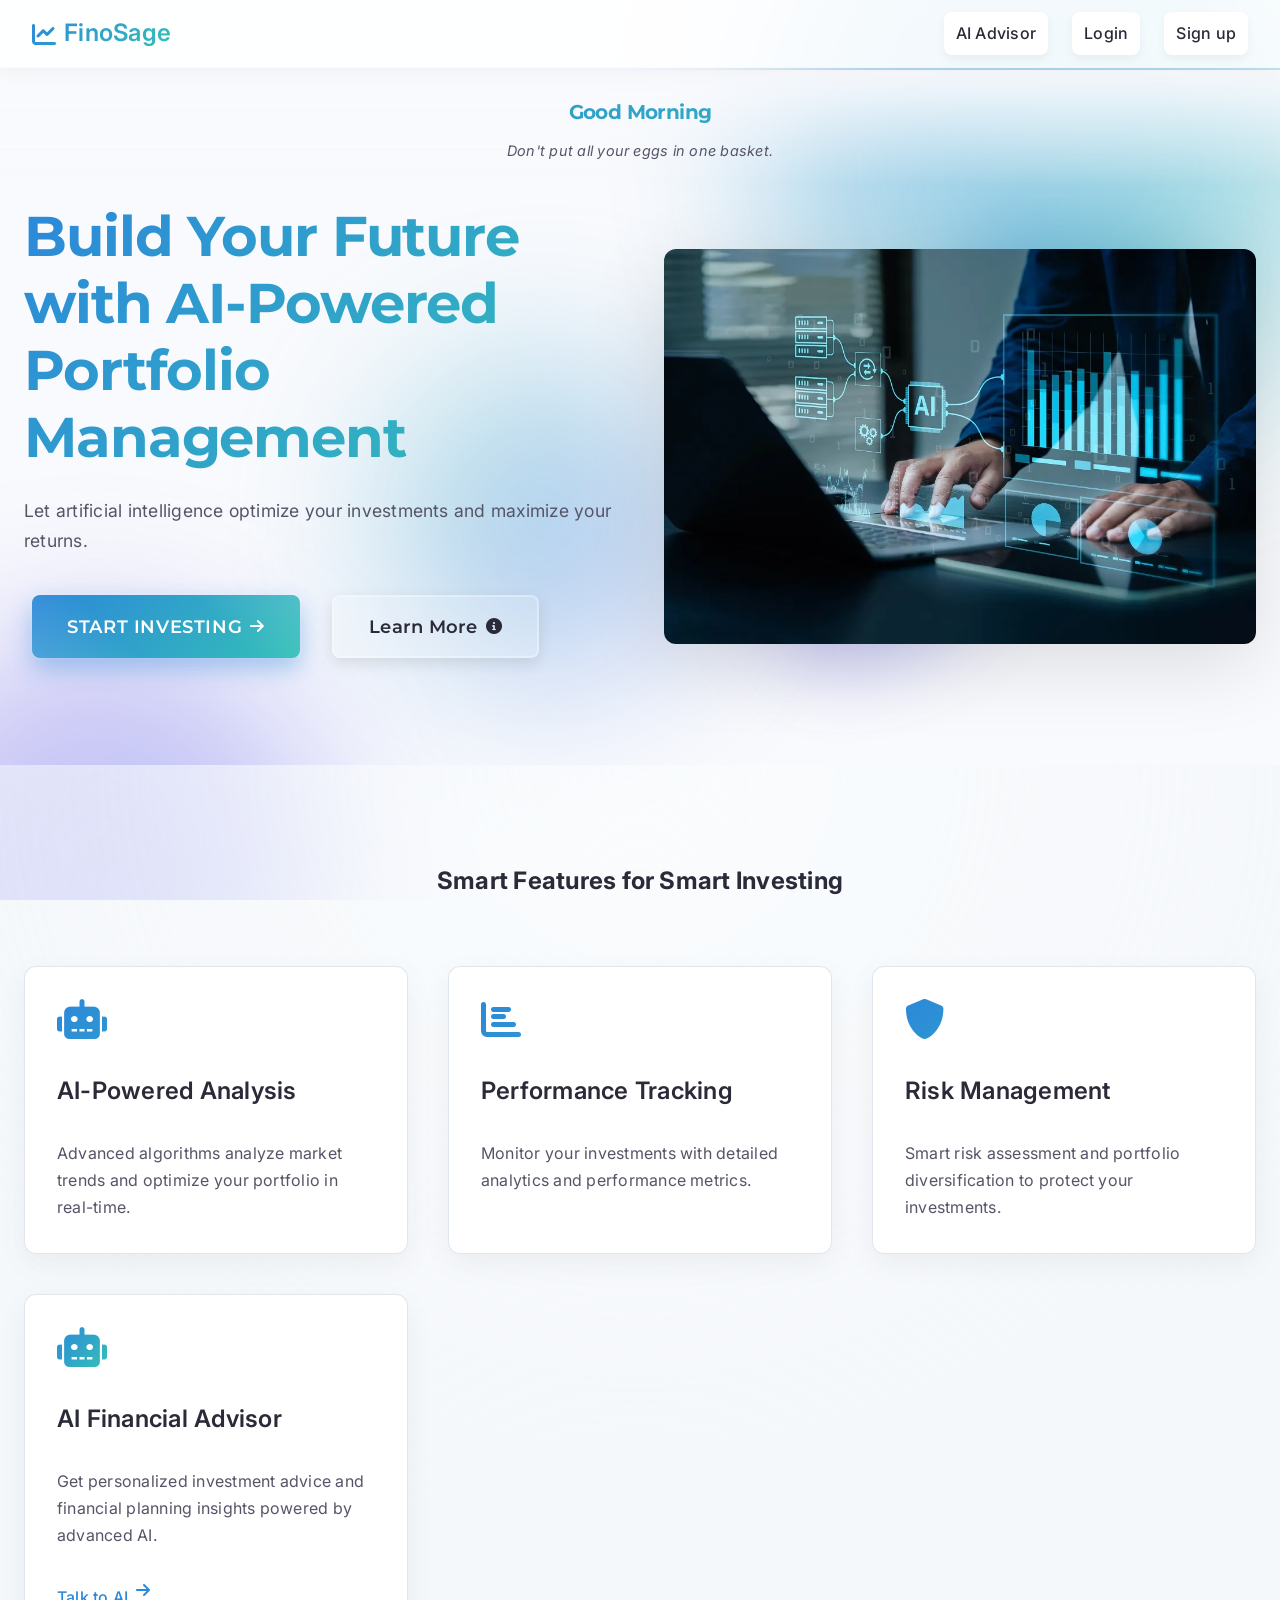
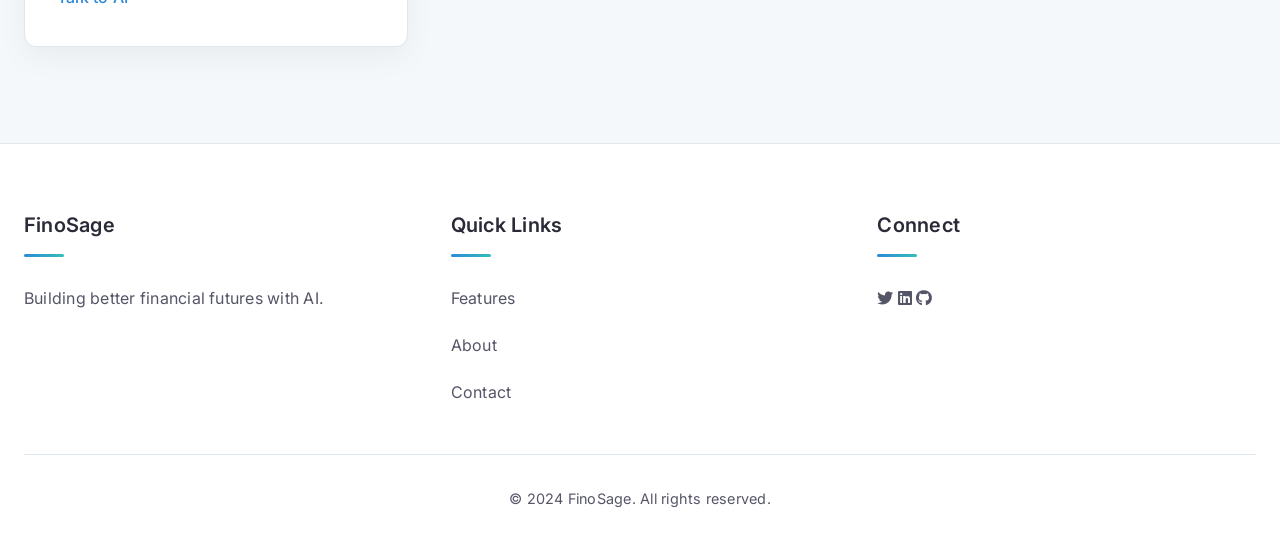
<file: frontend/index.html>
<!DOCTYPE html>
<html lang="en">
<head>
    <meta charset="UTF-8">
    <meta name="viewport" content="width=device-width, initial-scale=1.0">
    <title>FinoSage - AI Portfolio Builder</title>
    <link rel="stylesheet" href="assets/css/style.css">
    <link rel="stylesheet" href="https://cdnjs.cloudflare.com/ajax/libs/font-awesome/6.0.0/css/all.min.css">
</head>
<body>
    <!-- Dynamic Background -->
    <div class="dynamic-background">
        <div class="gradient-orb"></div>
        <div class="gradient-orb"></div>
        <div class="gradient-orb"></div>
    </div>

    <!-- Header Section with Dynamic Greeting -->
    <header class="header">
        <div class="greeting-container">
            <h2 class="greeting" data-text="Good Morning">Good Morning</h2>
            <p class="quote" data-text="Investment Quote">The best investment you can make is in yourself.</p>
        </div>

        <!-- Navigation Bar -->
        <nav class="navbar">
            <div class="nav-content">
                <div class="logo">
                    <i class="fas fa-chart-line"></i>
                    <span>FinoSage</span>
                </div>
                <div class="nav-links">
                    <a href="advisor.html" class="cta-button">AI Advisor</a>
                    <a href="login.html" class="cta-button">Login</a>
                    <a href="signup.html" class="cta-button">Sign up</a>
                </div>
            </div>
        </nav>
    </header>

    <!-- Main Content -->
    <main>
        <!-- Hero Section -->
        <section class="hero">
            <div class="container">
                <div class="hero-content">
                    <div class="hero-text">
                        <h1>Build Your Future with AI-Powered Portfolio Management</h1>
                        <p>Let artificial intelligence optimize your investments and maximize your returns.</p>
                        <div class="button-group">
                            <a href="advisor.html" class="investment-button glow">Start Investing <i class="fas fa-arrow-right"></i></a>
                            <a href="#features" class="learn-more">Learn More <i class="fas fa-info-circle"></i></a>
                        </div>
                    </div>
                    <div class="hero-image">
                        <img src="assets/image/use.webp" alt="Investment Dashboard">
                    </div>
                </div>
            </div>
        </section>

        <!-- Features Section -->
        <section id="features" class="features">
            <div class="gradient-orb"></div>
            <div class="gradient-orb"></div>
            <div class="container">
                <h2 class="section-title">Smart Features for Smart Investing</h2>
                <div class="features-grid">
                    <div class="feature-card" data-aos="fade-up">
                        <i class="fas fa-robot"></i>
                        <h3>AI-Powered Analysis</h3>
                        <p>Advanced algorithms analyze market trends and optimize your portfolio in real-time.</p>
                    </div>
                    <div class="feature-card" data-aos="fade-up" data-aos-delay="200">
                        <i class="fas fa-chart-bar"></i>
                        <h3>Performance Tracking</h3>
                        <p>Monitor your investments with detailed analytics and performance metrics.</p>
                    </div>
                    <div class="feature-card" data-aos="fade-up" data-aos-delay="400">
                        <i class="fas fa-shield-alt"></i>
                        <h3>Risk Management</h3>
                        <p>Smart risk assessment and portfolio diversification to protect your investments.</p>
                    </div>
                    <div class="feature-card">
                        <div class="icon-wrapper">
                            <i class="fas fa-robot"></i>
                        </div>
                        <h3>AI Financial Advisor</h3>
                        <p>Get personalized investment advice and financial planning insights powered by advanced AI.</p>
                        <a href="advisor.html" class="action-link">Talk to AI <i class="fas fa-arrow-right"></i></a>
                    </div>
                </div>
            </div>
        </section>
    </main>

    <!-- Footer -->
    <footer class="footer">
        <div class="container">
            <div class="footer-content">
                <div class="footer-section">
                    <h4>FinoSage</h4>
                    <p>Building better financial futures with AI.</p>
                </div>
                <div class="footer-section">
                    <h4>Quick Links</h4>
                    <a href="#features">Features</a>
                    <a href="#about">About</a>
                    <a href="#contact">Contact</a>
                </div>
                <div class="footer-section">
                    <h4>Connect</h4>
                    <div class="social-links">
                        <a href="#"><i class="fab fa-twitter"></i></a>
                        <a href="#"><i class="fab fa-linkedin"></i></a>
                        <a href="#"><i class="fab fa-github"></i></a>
                    </div>
                </div>
            </div>
            <div class="footer-bottom">
                <p>&copy; 2024 FinoSage. All rights reserved.</p>
            </div>
        </div>
    </footer>

    <script src="assets/js/script.js"></script>
</body>
</html>
</file>
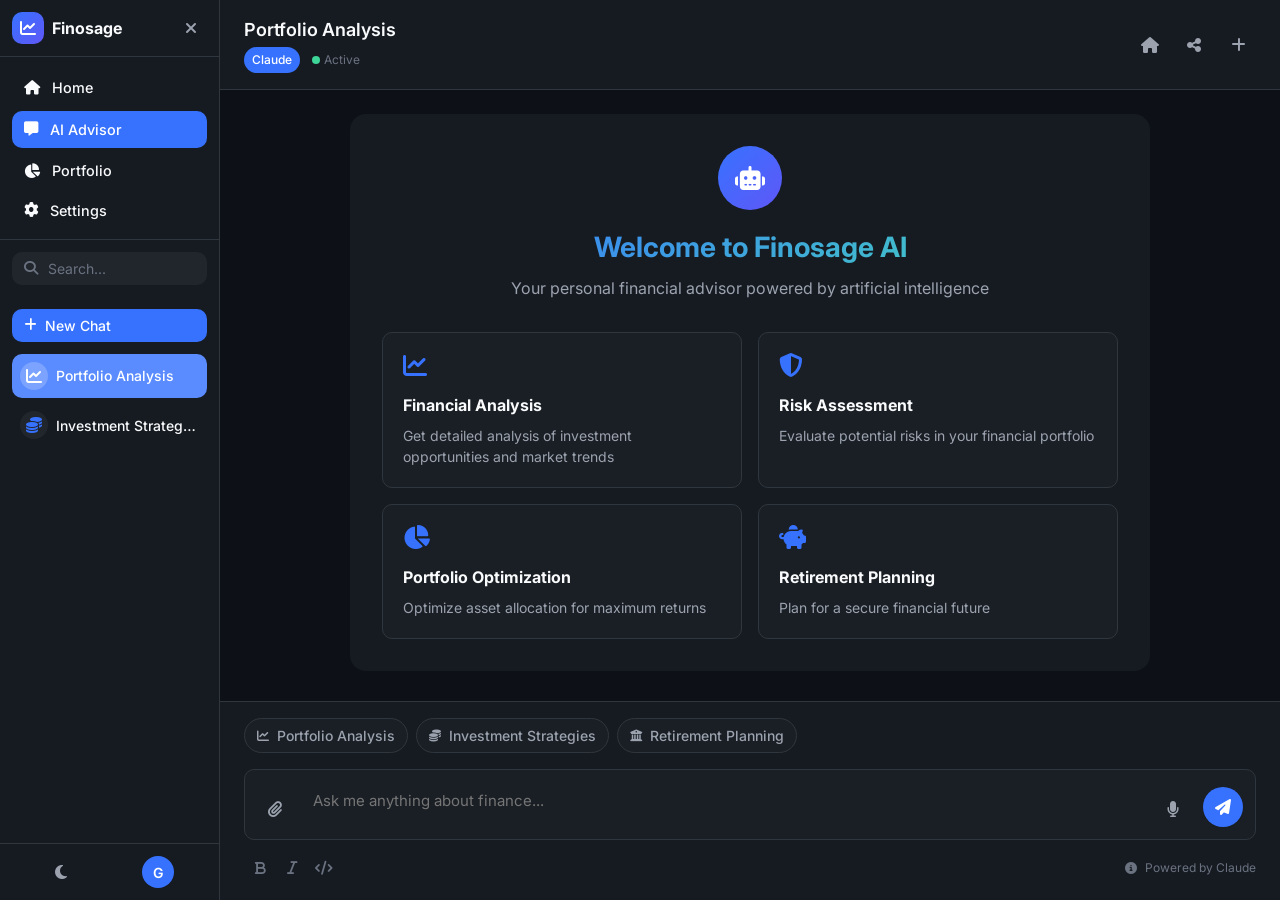
<file: frontend/ai-research.html>
<!DOCTYPE html>
<html lang="en">
<head>
    <meta charset="UTF-8">
    <meta name="viewport" content="width=device-width, initial-scale=1.0">
    <title>Finosage AI | Modern Interface</title>
    <link rel="stylesheet" href="assets/css/modern.css">
    <link rel="stylesheet" href="https://cdnjs.cloudflare.com/ajax/libs/font-awesome/6.4.0/css/all.min.css">
    <link rel="preconnect" href="https://fonts.googleapis.com">
    <link rel="preconnect" href="https://fonts.gstatic.com" crossorigin>
    <link href="https://fonts.googleapis.com/css2?family=Inter:wght@400;500;600;700&display=swap" rel="stylesheet">
</head>
<body>
    <div class="app">
        <!-- Sidebar Toggle -->
        <button class="sidebar-toggle" id="sidebarToggle">
            <i class="fas fa-bars"></i>
        </button>

        <!-- Sidebar -->
        <aside class="sidebar" id="sidebar">
            <div class="sidebar-header">
                <div class="logo">
                    <div class="logo-icon">
                        <i class="fas fa-chart-line"></i>
                    </div>
                    <span>Finosage</span>
                </div>
                <button class="close-sidebar">
                    <i class="fas fa-times"></i>
                </button>
            </div>

            <nav class="sidebar-nav">
                <a href="index.html" class="nav-button">
                    <i class="fas fa-home"></i>
                    <span>Home</span>
                </a>
                <a href="ai-research.html" class="nav-button active">
                    <i class="fas fa-message"></i>
                    <span>AI Advisor</span>
                </a>
                <a href="portfolio-results.html" class="nav-button">
                    <i class="fas fa-chart-pie"></i>
                    <span>Portfolio</span>
                </a>
                <button class="nav-button">
                    <i class="fas fa-gear"></i>
                    <span>Settings</span>
                </button>
            </nav>

            <div class="search-bar">
                <i class="fas fa-search"></i>
                <input type="text" placeholder="Search...">
            </div>
            
            <div class="conversation-list">
                <div class="conversation-header">
                    <button class="new-conversation-btn" id="newConversationBtn">
                        <i class="fas fa-plus"></i>
                        <span>New Chat</span>
                    </button>
                </div>
                <div class="conversation-items">
                    <div class="conversation-item active">
                        <div class="convo-icon"><i class="fas fa-chart-line"></i></div>
                        <div class="convo-content">
                            <div class="convo-title">Portfolio Analysis</div>
                        </div>
                    </div>
                    <div class="conversation-item">
                        <div class="convo-icon"><i class="fas fa-coins"></i></div>
                        <div class="convo-content">
                            <div class="convo-title">Investment Strategies</div>
                        </div>
                    </div>
                </div>
            </div>

            <div class="sidebar-footer">
                <div class="sidebar-footer-buttons">
                    <button class="theme-toggle">
                        <i class="fas fa-moon"></i>
                    </button>
                    <button class="user-btn">
                        <div class="avatar">G</div>
                    </button>
                </div>
            </div>
        </aside>

        <!-- Main Content -->
        <main class="main-content">
            <!-- Header for mobile view -->
            <header class="mobile-header">
                <button class="menu-btn" id="mobileMenuBtn">
                    <i class="fas fa-bars"></i>
                </button>
                <div class="logo">Finosage AI</div>
                <div class="mobile-nav">
                    <a href="index.html" class="nav-link">
                        <i class="fas fa-home"></i>
                    </a>
                </div>
            </header>

            <!-- Chat Header -->
            <div class="chat-header">
                <div class="chat-info">
                    <h2>Portfolio Analysis</h2>
                    <div class="model-info">
                        <span class="model-badge">Claude</span>
                        <span class="chat-status">Active</span>
                    </div>
                </div>
                <div class="chat-actions">
                    <a href="index.html" class="action-btn" title="Home">
                        <i class="fas fa-home"></i>
                    </a>
                    <button class="action-btn" title="Share">
                        <i class="fas fa-share-alt"></i>
                    </button>
                    <button class="action-btn" title="New Chat" id="headerNewChatBtn">
                        <i class="fas fa-plus"></i>
                    </button>
                </div>
            </div>

            <!-- Chat Area -->
            <div class="chat-area" id="chatArea">
                <!-- Welcome Card -->
                <div class="welcome-card">
                    <div class="welcome-icon">
                        <i class="fas fa-robot"></i>
                    </div>
                    <h1>Welcome to Finosage AI</h1>
                    <p>Your personal financial advisor powered by artificial intelligence</p>
                    
                    <div class="capability-cards">
                        <div class="capability-card">
                            <i class="fas fa-chart-line"></i>
                            <h3>Financial Analysis</h3>
                            <p>Get detailed analysis of investment opportunities and market trends</p>
                        </div>
                        <div class="capability-card">
                            <i class="fas fa-shield-alt"></i>
                            <h3>Risk Assessment</h3>
                            <p>Evaluate potential risks in your financial portfolio</p>
                        </div>
                        <div class="capability-card">
                            <i class="fas fa-chart-pie"></i>
                            <h3>Portfolio Optimization</h3>
                            <p>Optimize asset allocation for maximum returns</p>
                        </div>
                        <div class="capability-card">
                            <i class="fas fa-piggy-bank"></i>
                            <h3>Retirement Planning</h3>
                            <p>Plan for a secure financial future</p>
                        </div>
                    </div>
                </div>

                <!-- Example Messages -->
                <div class="message-group">
                    <div class="timestamp">Today, 9:30 AM</div>
                    <div class="message user-message">
                        <div class="message-content">
                            <p>I'd like to analyze my current investment portfolio. I have stocks in tech, healthcare, and some ETFs.</p>
                        </div>
                        <div class="message-footer">
                            <span class="message-time">9:30 AM</span>
                        </div>
                    </div>
                    <div class="message ai-message">
                        <div class="message-avatar">
                            <i class="fas fa-robot"></i>
                        </div>
                        <div class="message-content">
                            <p>I'd be happy to help analyze your portfolio. To provide a comprehensive analysis, I'll need some specific information:</p>
                            <ol>
                                <li>The specific stocks and ETFs you currently hold</li>
                                <li>The approximate percentage allocation for each</li>
                                <li>Your investment timeline (short, medium, or long-term)</li>
                                <li>Your risk tolerance (conservative, moderate, or aggressive)</li>
                            </ol>
                            <p>With this information, I can evaluate your portfolio's diversification, risk profile, and potential areas for optimization.</p>
                        </div>
                        <div class="message-footer">
                            <span class="message-time">9:31 AM</span>
                            <div class="message-actions">
                                <button class="message-action"><i class="fas fa-copy"></i></button>
                                <button class="message-action"><i class="fas fa-thumbs-up"></i></button>
                                <button class="message-action"><i class="fas fa-thumbs-down"></i></button>
                            </div>
                        </div>
                    </div>
                </div>
            </div>

            <!-- Input Area -->
            <div class="input-area">
                <div class="suggestion-chips">
                    <button class="suggestion-chip">
                        <i class="fas fa-chart-line"></i>
                        <span>Portfolio Analysis</span>
                    </button>
                    <button class="suggestion-chip">
                        <i class="fas fa-coins"></i>
                        <span>Investment Strategies</span>
                    </button>
                    <button class="suggestion-chip">
                        <i class="fas fa-university"></i>
                        <span>Retirement Planning</span>
                    </button>
                </div>
                
                <div class="input-container">
                    <button class="input-btn" id="attachBtn">
                        <i class="fas fa-paperclip"></i>
                    </button>
                    <div class="input-wrapper">
                        <textarea id="userInput" placeholder="Ask me anything about finance..." rows="1"></textarea>
                    </div>
                    <button class="input-btn" id="micBtn">
                        <i class="fas fa-microphone"></i>
                    </button>
                    <button class="send-btn" id="sendBtn">
                        <i class="fas fa-paper-plane"></i>
                    </button>
                </div>
                
                <div class="input-footer">
                    <button class="format-btn" title="Bold">
                        <i class="fas fa-bold"></i>
                    </button>
                    <button class="format-btn" title="Italic">
                        <i class="fas fa-italic"></i>
                    </button>
                    <button class="format-btn" title="Code">
                        <i class="fas fa-code"></i>
                    </button>
                    <div class="spacer"></div>
                    <div class="input-info">
                        <i class="fas fa-circle-info"></i>
                        <span>Powered by Claude</span>
                    </div>
                </div>
            </div>
        </main>
    </div>

    <script src="assets/js/modern.js"></script>
</body>
</html>
</file>
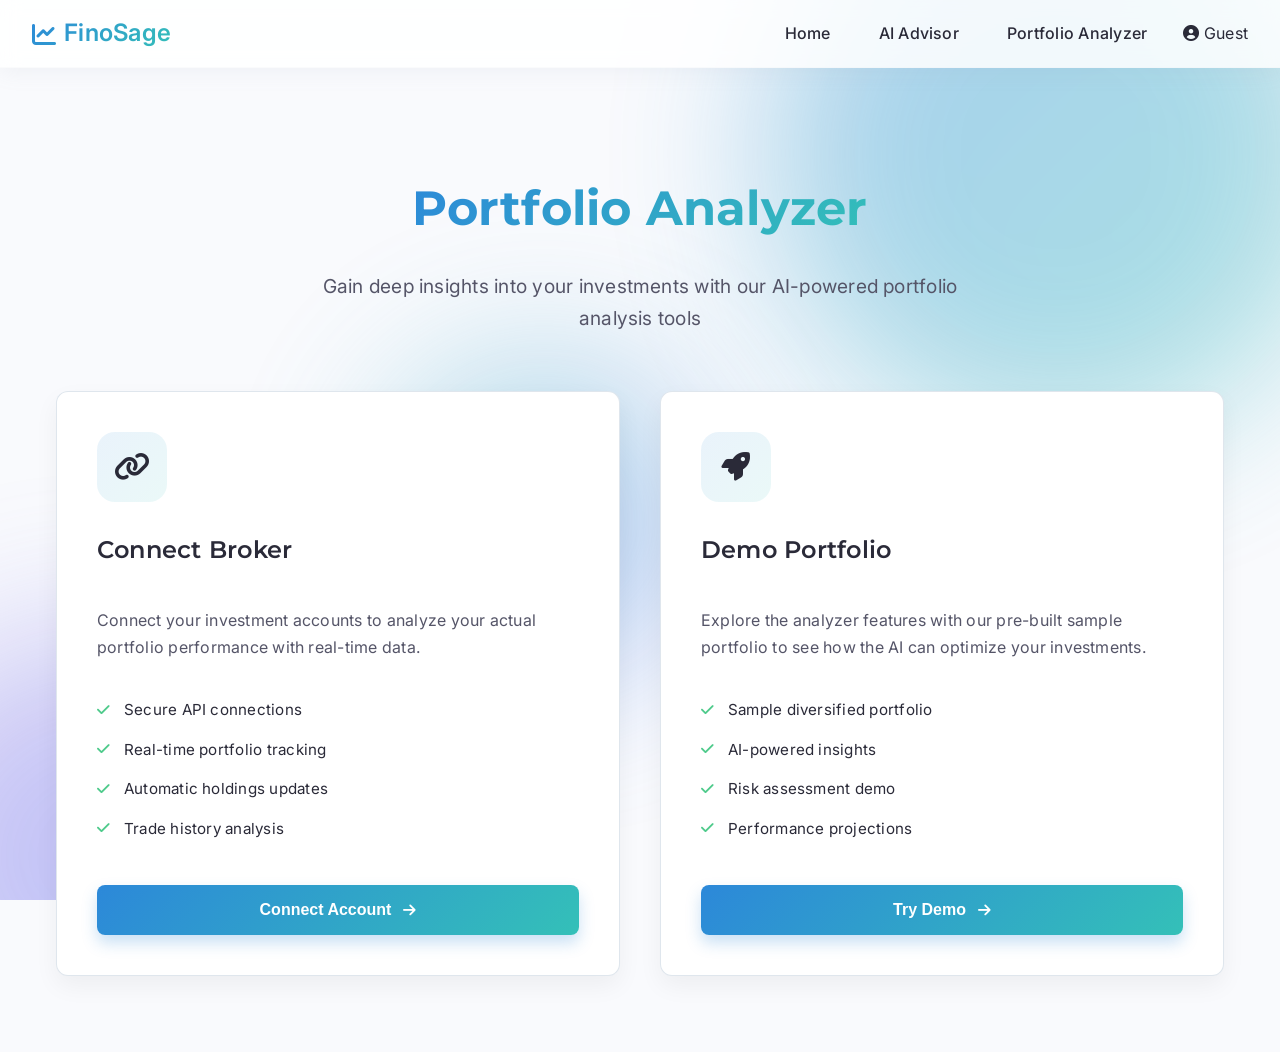
<file: frontend/portfolio-analyzer.html>
<!DOCTYPE html>
<html lang="en">
<head>
    <meta charset="UTF-8">
    <meta name="viewport" content="width=device-width, initial-scale=1.0">
    <title>FinoSage - Portfolio Analyzer</title>
    <link rel="stylesheet" href="assets/css/style.css">
    <link rel="stylesheet" href="assets/css/advisor.css">
    <link rel="stylesheet" href="https://cdnjs.cloudflare.com/ajax/libs/font-awesome/6.0.0/css/all.min.css">
</head>
<body>
    <!-- Dynamic Background -->
    <div class="dynamic-background">
        <div class="gradient-orb"></div>
        <div class="gradient-orb"></div>
        <div class="gradient-orb"></div>
    </div>

    <!-- Navigation Bar -->
    <nav class="navbar">
        <div class="nav-content">
            <div class="logo">
                <i class="fas fa-chart-line"></i>
                <span>FinoSage</span>
            </div>
            <div class="nav-links">
                <a href="index.html">Home</a>
                <a href="advisor.html">AI Advisor</a>
                <a href="#" class="active">Portfolio Analyzer</a>
                <div class="user-profile" id="userProfileSection">
                    <i class="fas fa-user-circle"></i>
                    <span id="userName">Guest</span>
                </div>
            </div>
        </div>
    </nav>

    <!-- Main Content -->
    <main class="advisor-container">
        <!-- Welcome Section -->
        <section class="welcome-section">
            <h1>Portfolio Analyzer</h1>
            <p>Gain deep insights into your investments with our AI-powered portfolio analysis tools</p>
        </section>

        <!-- Options Grid -->
        <section class="tools-grid">
            <!-- Connect Broker Option -->
            <div class="tool-card" data-tool="connect-broker">
                <div class="tool-icon">
                    <i class="fas fa-link"></i>
                </div>
                <h2>Connect Broker</h2>
                <p>Connect your investment accounts to analyze your actual portfolio performance with real-time data.</p>
                <ul class="tool-features">
                    <li><i class="fas fa-check"></i> Secure API connections</li>
                    <li><i class="fas fa-check"></i> Real-time portfolio tracking</li>
                    <li><i class="fas fa-check"></i> Automatic holdings updates</li>
                    <li><i class="fas fa-check"></i> Trade history analysis</li>
                </ul>
                <button class="tool-select-btn" data-tool="connect-broker">
                    <span>Connect Account</span>
                    <i class="fas fa-arrow-right"></i>
                </button>
            </div>

            <!-- Demo Portfolio Option -->
            <div class="tool-card" data-tool="demo-portfolio">
                <div class="tool-icon">
                    <i class="fas fa-rocket"></i>
                </div>
                <h2>Demo Portfolio</h2>
                <p>Explore the analyzer features with our pre-built sample portfolio to see how the AI can optimize your investments.</p>
                <ul class="tool-features">
                    <li><i class="fas fa-check"></i> Sample diversified portfolio</li>
                    <li><i class="fas fa-check"></i> AI-powered insights</li>
                    <li><i class="fas fa-check"></i> Risk assessment demo</li>
                    <li><i class="fas fa-check"></i> Performance projections</li>
                </ul>
                <button class="tool-select-btn" data-tool="demo-portfolio">
                    <span>Try Demo</span>
                    <i class="fas fa-arrow-right"></i>
                </button>
            </div>
        </section>
    </main>

    <script src="assets/js/portfolio-analyzer.js"></script>
</body>
</html>
</file>
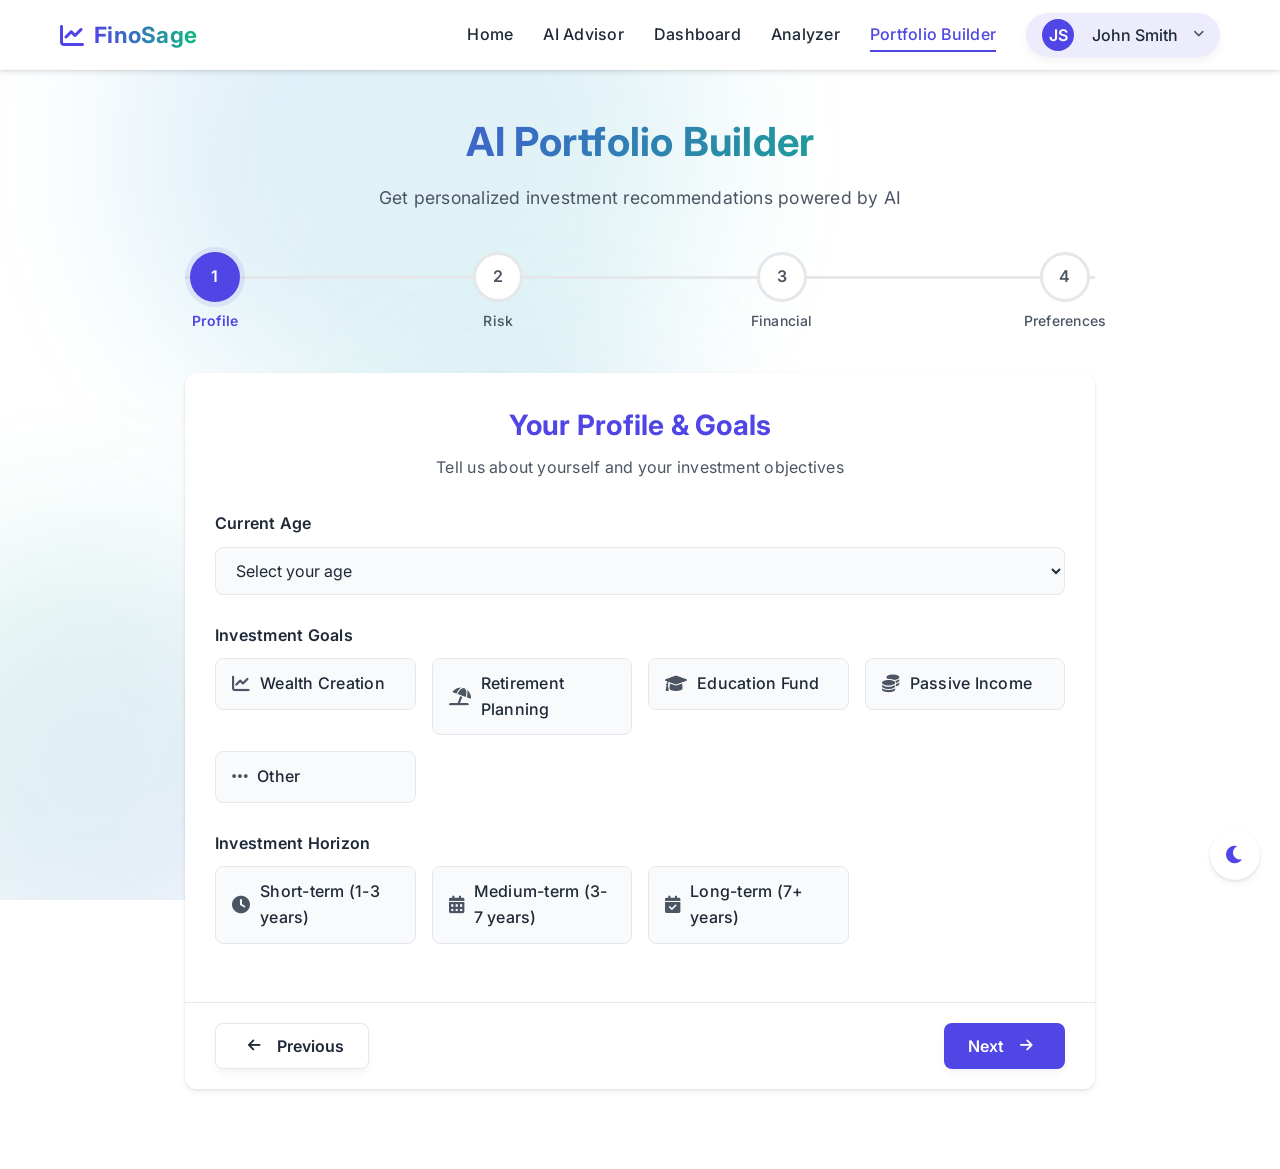
<file: frontend/portfolio-builder.html>
<!DOCTYPE html>
<html lang="en">
<head>
    <meta charset="UTF-8">
    <meta name="viewport" content="width=device-width, initial-scale=1.0">
    <title>FinoSage - AI Portfolio Builder</title>
    <link rel="stylesheet" href="assets/css/style.css">
    <link rel="stylesheet" href="assets/css/portfolio-builder.css">
    <link rel="stylesheet" href="https://cdnjs.cloudflare.com/ajax/libs/font-awesome/6.0.0/css/all.min.css">
    <link href="https://fonts.googleapis.com/css2?family=Inter:wght@400;500;600;700&display=swap" rel="stylesheet">
</head>
<body data-theme="light">
    <!-- Dynamic Background -->
    <div class="dynamic-background">
        <div class="gradient-orb"></div>
        <div class="gradient-orb"></div>
        <div class="gradient-orb"></div>
    </div>

    <!-- Navigation Bar -->
    <nav class="navbar">
        <div class="nav-container">
            <div class="nav-logo">
                <i class="fas fa-chart-line"></i>
                <span>FinoSage</span>
            </div>
            <button class="mobile-menu-btn">
                <i class="fas fa-bars"></i>
            </button>
            <div class="nav-menu">
                <a href="index.html" class="nav-link">Home</a>
                <a href="advisor.html" class="nav-link">AI Advisor</a>
                <a href="portfolio-dashboard.html" class="nav-link">Dashboard</a>
                <a href="portfolio-analyzer.html" class="nav-link">Analyzer</a>
                <a href="portfolio-builder.html" class="nav-link active">Portfolio Builder</a>
                <div class="user-dropdown">
                    <button class="user-btn">
                        <div class="user-avatar">JS</div>
                        <span>John Smith</span>
                        <i class="fas fa-angle-down"></i>
                    </button>
                    <div class="dropdown-menu">
                        <a href="#" class="dropdown-item"><i class="fas fa-user"></i> Profile</a>
                        <a href="#" class="dropdown-item"><i class="fas fa-cog"></i> Settings</a>
                        <a href="#" class="dropdown-item"><i class="fas fa-sign-out-alt"></i> Logout</a>
                    </div>
                </div>
            </div>
        </div>
    </nav>

    <!-- Theme Toggle -->
    <div class="theme-toggle" id="themeToggle">
        <i class="fas fa-moon"></i>
    </div>

    <div class="container">
        <header>
            <h1>AI Portfolio Builder</h1>
            <p>Get personalized investment recommendations powered by AI</p>
        </header>

        <div class="progress-bar">
            <div class="progress-step active" data-step="1">
                <div class="step-number">1</div>
                <div class="step-label">Profile</div>
            </div>
            <div class="progress-step" data-step="2">
                <div class="step-number">2</div>
                <div class="step-label">Risk</div>
            </div>
            <div class="progress-step" data-step="3">
                <div class="step-number">3</div>
                <div class="step-label">Financial</div>
            </div>
            <div class="progress-step" data-step="4">
                <div class="step-number">4</div>
                <div class="step-label">Preferences</div>
            </div>
        </div>

        <form class="builder-form">
            <!-- Step 1: User Profile & Financial Goals -->
            <section class="form-section active" data-section="profile">
                <div class="section-header">
                    <h2>Your Profile & Goals</h2>
                    <p>Tell us about yourself and your investment objectives</p>
                </div>

                <div class="form-group">
                    <label for="age">Current Age</label>
                    <select id="age" name="age" required>
                        <option value="">Select your age</option>
                        <option value="18-25">18-25 years</option>
                        <option value="26-35">26-35 years</option>
                        <option value="36-45">36-45 years</option>
                        <option value="46-55">46-55 years</option>
                        <option value="56+">56+ years</option>
                    </select>
                </div>

                <div class="form-group">
                    <label>Investment Goals</label>
                    <div class="checkbox-group">
                        <div class="checkbox-option">
                            <input type="checkbox" id="goal_wealth" name="goals" value="wealth">
                            <label for="goal_wealth">
                                <i class="fas fa-chart-line"></i>
                                Wealth Creation
                            </label>
                        </div>
                        <div class="checkbox-option">
                            <input type="checkbox" id="goal_retirement" name="goals" value="retirement">
                            <label for="goal_retirement">
                                <i class="fas fa-umbrella-beach"></i>
                                Retirement Planning
                            </label>
                        </div>
                        <div class="checkbox-option">
                            <input type="checkbox" id="goal_education" name="goals" value="education">
                            <label for="goal_education">
                                <i class="fas fa-graduation-cap"></i>
                                Education Fund
                            </label>
                        </div>
                        <div class="checkbox-option">
                            <input type="checkbox" id="goal_passive" name="goals" value="passive">
                            <label for="goal_passive">
                                <i class="fas fa-coins"></i>
                                Passive Income
                            </label>
                        </div>
                        <div class="checkbox-option">
                            <input type="checkbox" id="goal_other" name="goals" value="other">
                            <label for="goal_other">
                                <i class="fas fa-ellipsis-h"></i>
                                Other
                            </label>
                        </div>
                    </div>
                    <div class="other-goal-input" style="display: none;">
                        <input type="text" name="other_goal" placeholder="Please specify your goal">
                    </div>
                </div>

                <div class="form-group">
                    <label>Investment Horizon</label>
                    <div class="radio-group">
                        <div class="radio-option">
                            <input type="radio" id="horizon_short" name="horizon" value="short" required>
                            <label for="horizon_short">
                                <i class="fas fa-clock"></i>
                                Short-term (1-3 years)
                            </label>
                        </div>
                        <div class="radio-option">
                            <input type="radio" id="horizon_medium" name="horizon" value="medium">
                            <label for="horizon_medium">
                                <i class="fas fa-calendar-alt"></i>
                                Medium-term (3-7 years)
                            </label>
                        </div>
                        <div class="radio-option">
                            <input type="radio" id="horizon_long" name="horizon" value="long">
                            <label for="horizon_long">
                                <i class="fas fa-calendar-check"></i>
                                Long-term (7+ years)
                            </label>
                        </div>
                    </div>
                </div>
            </section>

            <!-- Step 2: Risk Tolerance & Investment Style -->
            <section class="form-section" data-section="risk">
                <div class="section-header">
                    <h2>Risk Tolerance & Style</h2>
                    <p>Help us understand your investment preferences</p>
                </div>

                <div class="form-group">
                    <label>Risk Appetite</label>
                    <div class="risk-slider">
                        <input type="range" id="risk_appetite" name="risk_appetite" min="1" max="5" value="3" required>
                        <div class="risk-labels">
                            <span>Low</span>
                            <span>Medium</span>
                            <span>High</span>
                        </div>
                    </div>
                    <div class="risk-description">
                        <p class="risk-detail">Balanced risk & return</p>
                    </div>
                </div>

                <div class="form-group">
                    <label>Preferred Investment Types</label>
                    <div class="checkbox-group">
                        <div class="checkbox-option">
                            <input type="checkbox" id="type_stocks" name="investment_types" value="stocks">
                            <label for="type_stocks">
                                <i class="fas fa-chart-bar"></i>
                                Stocks
                            </label>
                        </div>
                        <div class="checkbox-option">
                            <input type="checkbox" id="type_mutual" name="investment_types" value="mutual">
                            <label for="type_mutual">
                                <i class="fas fa-piggy-bank"></i>
                                Mutual Funds
                            </label>
                        </div>
                        <div class="checkbox-option">
                            <input type="checkbox" id="type_etf" name="investment_types" value="etf">
                            <label for="type_etf">
                                <i class="fas fa-exchange-alt"></i>
                                ETFs
                            </label>
                        </div>
                        <div class="checkbox-option">
                            <input type="checkbox" id="type_bonds" name="investment_types" value="bonds">
                            <label for="type_bonds">
                                <i class="fas fa-file-invoice-dollar"></i>
                                Bonds
                            </label>
                        </div>
                        <div class="checkbox-option">
                            <input type="checkbox" id="type_crypto" name="investment_types" value="crypto">
                            <label for="type_crypto">
                                <i class="fab fa-bitcoin"></i>
                                Cryptocurrency
                            </label>
                        </div>
                        <div class="checkbox-option">
                            <input type="checkbox" id="type_real_estate" name="investment_types" value="real_estate">
                            <label for="type_real_estate">
                                <i class="fas fa-home"></i>
                                Real Estate
                            </label>
                        </div>
                    </div>
                </div>

                <div class="form-group">
                    <label>Investment Style</label>
                    <div class="radio-group">
                        <div class="radio-option">
                            <input type="radio" id="style_active" name="investment_style" value="active" required>
                            <label for="style_active">
                                <i class="fas fa-sync"></i>
                                Active (Regular trading)
                            </label>
                        </div>
                        <div class="radio-option">
                            <input type="radio" id="style_passive" name="investment_style" value="passive">
                            <label for="style_passive">
                                <i class="fas fa-anchor"></i>
                                Passive (Long-term holding)
                            </label>
                        </div>
                    </div>
                </div>
            </section>

            <!-- Step 3: Financial Situation -->
            <section class="form-section" data-section="financial">
                <div class="section-header">
                    <h2>Financial Situation</h2>
                    <p>Help us understand your investment capacity</p>
                </div>

                <div class="form-group">
                    <label>Investment Method</label>
                    <div class="radio-group">
                        <div class="radio-option">
                            <input type="radio" id="method_lump" name="investment_method" value="lump_sum" required>
                            <label for="method_lump">
                                <i class="fas fa-money-bill-wave"></i>
                                Lump Sum
                            </label>
                        </div>
                        <div class="radio-option">
                            <input type="radio" id="method_sip" name="investment_method" value="sip">
                            <label for="method_sip">
                                <i class="fas fa-calendar-plus"></i>
                                Monthly SIP
                            </label>
                        </div>
                        <div class="radio-option">
                            <input type="radio" id="method_both" name="investment_method" value="both">
                            <label for="method_both">
                                <i class="fas fa-tasks"></i>
                                Both
                            </label>
                        </div>
                    </div>
                </div>

                <div class="form-group">
                    <label>Do you have existing investments?</label>
                    <div class="radio-group">
                        <div class="radio-option">
                            <input type="radio" id="existing_yes" name="has_existing" value="yes" required>
                            <label for="existing_yes">
                                <i class="fas fa-check-circle"></i>
                                Yes
                            </label>
                        </div>
                        <div class="radio-option">
                            <input type="radio" id="existing_no" name="has_existing" value="no">
                            <label for="existing_no">
                                <i class="fas fa-times-circle"></i>
                                No
                            </label>
                        </div>
                    </div>
                </div>

                <div class="form-group">
                    <label>Investment Amount</label>
                    <div class="amount-buttons">
                        <button type="button" class="amount-btn" data-value="100000">₹1,00,000</button>
                        <button type="button" class="amount-btn" data-value="250000">₹2,50,000</button>
                        <button type="button" class="amount-btn" data-value="500000">₹5,00,000</button>
                        <button type="button" class="amount-btn" data-value="1000000">₹10,00,000</button>
                        <button type="button" class="amount-btn" data-value="custom">Custom</button>
                    </div>
                    <div class="custom-amount" style="display: none;">
                        <span>₹</span>
                        <input type="number" name="investment_amount" id="investment_amount" placeholder="Enter amount">
                    </div>
                </div>

                <div class="existing-investments" style="display: none;">
                    <div class="form-group">
                        <label>Your Existing Investments</label>
                        <div class="investment-item">
                            <div class="investment-details">
                                <div class="investment-icon">
                                    <i class="fas fa-chart-pie"></i>
                                </div>
                                <div class="investment-info">
                                    <h4>Mutual Funds</h4>
                                    <p>Large Cap Equity</p>
                                </div>
                            </div>
                            <div class="investment-amount">₹2,50,000</div>
                            <button type="button" class="remove-btn">
                                <i class="fas fa-times"></i>
                            </button>
                        </div>
                        <div class="investment-item">
                            <div class="investment-details">
                                <div class="investment-icon">
                                    <i class="fas fa-building"></i>
                                </div>
                                <div class="investment-info">
                                    <h4>Fixed Deposit</h4>
                                    <p>5 Year Term</p>
                                </div>
                            </div>
                            <div class="investment-amount">₹1,00,000</div>
                            <button type="button" class="remove-btn">
                                <i class="fas fa-times"></i>
                            </button>
                        </div>
                    </div>
                </div>
            </section>

            <!-- Step 4: Market Preferences -->
            <section class="form-section" data-section="preferences">
                <div class="section-header">
                    <h2>Market Preferences</h2>
                    <p>Tell us about your investment preferences in the Indian market</p>
                </div>

                <div class="form-group">
                    <label>Preferred Indian Market Segments</label>
                    <div class="checkbox-group">
                        <div class="checkbox-option">
                            <input type="checkbox" id="market_large" name="markets" value="large_cap">
                            <label for="market_large">
                                <i class="fas fa-building"></i>
                                Large Cap
                            </label>
                        </div>
                        <div class="checkbox-option">
                            <input type="checkbox" id="market_mid" name="markets" value="mid_cap">
                            <label for="market_mid">
                                <i class="fas fa-city"></i>
                                Mid Cap
                            </label>
                        </div>
                        <div class="checkbox-option">
                            <input type="checkbox" id="market_small" name="markets" value="small_cap">
                            <label for="market_small">
                                <i class="fas fa-store"></i>
                                Small Cap
                            </label>
                        </div>
                        <div class="checkbox-option">
                            <input type="checkbox" id="market_psus" name="markets" value="psus">
                            <label for="market_psus">
                                <i class="fas fa-landmark"></i>
                                PSUs
                            </label>
                        </div>
                    </div>
                </div>

                <div class="form-group">
                    <label>Preferred Indian Sectors</label>
                    <div class="checkbox-group">
                        <div class="checkbox-option">
                            <input type="checkbox" id="sector_it" name="sectors" value="it">
                            <label for="sector_it">
                                <i class="fas fa-microchip"></i>
                                IT & Software
                            </label>
                        </div>
                        <div class="checkbox-option">
                            <input type="checkbox" id="sector_pharma" name="sectors" value="pharma">
                            <label for="sector_pharma">
                                <i class="fas fa-heartbeat"></i>
                                Pharma & Healthcare
                            </label>
                        </div>
                        <div class="checkbox-option">
                            <input type="checkbox" id="sector_banking" name="sectors" value="banking">
                            <label for="sector_banking">
                                <i class="fas fa-university"></i>
                                Banking & Finance
                            </label>
                        </div>
                        <div class="checkbox-option">
                            <input type="checkbox" id="sector_fmcg" name="sectors" value="fmcg">
                            <label for="sector_fmcg">
                                <i class="fas fa-shopping-cart"></i>
                                FMCG
                            </label>
                        </div>
                        <div class="checkbox-option">
                            <input type="checkbox" id="sector_auto" name="sectors" value="auto">
                            <label for="sector_auto">
                                <i class="fas fa-car"></i>
                                Auto & Manufacturing
                            </label>
                        </div>
                        <div class="checkbox-option">
                            <input type="checkbox" id="sector_energy" name="sectors" value="energy">
                            <label for="sector_energy">
                                <i class="fas fa-bolt"></i>
                                Energy & Power
                            </label>
                        </div>
                    </div>
                </div>

                <div class="form-group">
                    <label>Portfolio Rebalancing</label>
                    <div class="radio-group">
                        <div class="radio-option">
                            <input type="radio" id="rebalance_quarterly" name="rebalance" value="quarterly">
                            <label for="rebalance_quarterly">
                                <i class="fas fa-clock"></i>
                                Quarterly
                            </label>
                        </div>
                        <div class="radio-option">
                            <input type="radio" id="rebalance_biannual" name="rebalance" value="biannual">
                            <label for="rebalance_biannual">
                                <i class="fas fa-calendar-alt"></i>
                                Bi-Annual
                            </label>
                        </div>
                        <div class="radio-option">
                            <input type="radio" id="rebalance_annual" name="rebalance" value="annual">
                            <label for="rebalance_annual">
                                <i class="fas fa-calendar-check"></i>
                                Annual
                            </label>
                        </div>
                    </div>
                </div>
            </section>

            <!-- Form Navigation -->
            <div class="form-navigation">
                <button type="button" class="btn-secondary btn-prev" disabled>
                    <i class="fas fa-arrow-left"></i>
                    Previous
                </button>
                <button type="button" class="btn-primary btn-next">
                    Next
                    <i class="fas fa-arrow-right"></i>
                </button>
                <button type="button" class="btn-primary btn-generate" style="display: none;" onclick="window.location.href='portfolio-result.html'">
                    Generate Portfolio
                    <i class="fas fa-magic"></i>
                </button>
            </div>
        </form>
    </div>

    <script>
        document.addEventListener('DOMContentLoaded', function() {
            // Theme toggle
            const themeToggle = document.getElementById('themeToggle');
            themeToggle.addEventListener('click', function() {
                const currentTheme = document.body.getAttribute('data-theme') || 'light';
                const newTheme = currentTheme === 'light' ? 'dark' : 'light';
                document.body.setAttribute('data-theme', newTheme);
                localStorage.setItem('theme', newTheme);
                
                // Toggle icon
                const icon = themeToggle.querySelector('i');
                if (newTheme === 'dark') {
                    icon.classList.remove('fa-moon');
                    icon.classList.add('fa-sun');
                } else {
                    icon.classList.remove('fa-sun');
                    icon.classList.add('fa-moon');
                }
            });
            
            // Set theme from localStorage
            const savedTheme = localStorage.getItem('theme');
            if (savedTheme) {
                document.body.setAttribute('data-theme', savedTheme);
                if (savedTheme === 'dark') {
                    themeToggle.querySelector('i').classList.remove('fa-moon');
                    themeToggle.querySelector('i').classList.add('fa-sun');
                }
            }

            // Mobile menu toggle
            document.querySelector('.mobile-menu-btn').addEventListener('click', function() {
                document.querySelector('.nav-menu').classList.toggle('active');
            });
            
            // User dropdown toggle
            document.querySelector('.user-btn').addEventListener('click', function(e) {
                e.stopPropagation();
                document.querySelector('.dropdown-menu').classList.toggle('show');
            });
            
            // Close dropdown when clicking outside
            document.addEventListener('click', function(e) {
                if (!e.target.closest('.user-dropdown')) {
                    const dropdown = document.querySelector('.dropdown-menu');
                    if (dropdown.classList.contains('show')) {
                        dropdown.classList.remove('show');
                    }
                }
            });
            
            // Progress steps logic
            const sections = document.querySelectorAll('.form-section');
            const steps = document.querySelectorAll('.progress-step');
            const btnNext = document.querySelector('.btn-next');
            const btnPrev = document.querySelector('.btn-prev');
            const btnGenerate = document.querySelector('.btn-generate');
            
            let currentSection = 0;
            
            function showSection(index) {
                sections.forEach(section => section.classList.remove('active'));
                sections[index].classList.add('active');
                
                steps.forEach((step, i) => {
                    step.classList.remove('active');
                    if (i < index) {
                        step.classList.add('completed');
                    } else if (i === index) {
                        step.classList.add('active');
                    } else {
                        step.classList.remove('completed');
                    }
                });
                
                btnPrev.disabled = index === 0;
                
                if (index === sections.length - 1) {
                    btnNext.style.display = 'none';
                    btnGenerate.style.display = 'flex';
                } else {
                    btnNext.style.display = 'flex';
                    btnGenerate.style.display = 'none';
                }
            }
            
            btnNext.addEventListener('click', function() {
                if (currentSection < sections.length - 1) {
                    currentSection++;
                    showSection(currentSection);
                }
            });
            
            btnPrev.addEventListener('click', function() {
                if (currentSection > 0) {
                    currentSection--;
                    showSection(currentSection);
                }
            });
            
            // Risk slider
            const riskSlider = document.getElementById('risk_appetite');
            const riskDetail = document.querySelector('.risk-detail');
            
            riskSlider.addEventListener('input', function() {
                const value = this.value;
                let riskText = '';
                
                switch(parseInt(value)) {
                    case 1:
                        riskText = 'Conservative - safety first';
                        break;
                    case 2:
                        riskText = 'Moderate - cautious growth';
                        break;
                    case 3:
                        riskText = 'Balanced - moderate growth';
                        break;
                    case 4:
                        riskText = 'Growth - higher returns';
                        break;
                    case 5:
                        riskText = 'Aggressive - maximum growth';
                        break;
                }
                
                riskDetail.textContent = riskText;
            });
            
            // Amount buttons
            const amountBtns = document.querySelectorAll('.amount-btn');
            const customAmountDiv = document.querySelector('.custom-amount');
            const amountInput = document.getElementById('investment_amount');
            
            amountBtns.forEach(btn => {
                btn.addEventListener('click', function() {
                    amountBtns.forEach(b => b.classList.remove('selected'));
                    this.classList.add('selected');
                    
                    const value = this.getAttribute('data-value');
                    if (value === 'custom') {
                        customAmountDiv.style.display = 'flex';
                        amountInput.focus();
                    } else {
                        customAmountDiv.style.display = 'none';
                        amountInput.value = value;
                    }
                });
            });
            
            // Existing investments toggle
            const existingInvestments = document.querySelector('.existing-investments');
            const existingYes = document.getElementById('existing_yes');
            const existingNo = document.getElementById('existing_no');
            
            existingYes.addEventListener('change', function() {
                if (this.checked) {
                    existingInvestments.style.display = 'block';
                }
            });
            
            existingNo.addEventListener('change', function() {
                if (this.checked) {
                    existingInvestments.style.display = 'none';
                }
            });
            
            // Other goal input toggle
            const goalOther = document.getElementById('goal_other');
            const otherGoalInput = document.querySelector('.other-goal-input');
            
            goalOther.addEventListener('change', function() {
                otherGoalInput.style.display = this.checked ? 'block' : 'none';
            });
            
            // Remove investment button
            const removeBtns = document.querySelectorAll('.remove-btn');
            removeBtns.forEach(btn => {
                btn.addEventListener('click', function() {
                    const investmentItem = this.closest('.investment-item');
                    investmentItem.remove();
                });
            });
            
            // Initialize with first section
            showSection(0);
        });
    </script>
</body>
</html>
</file>
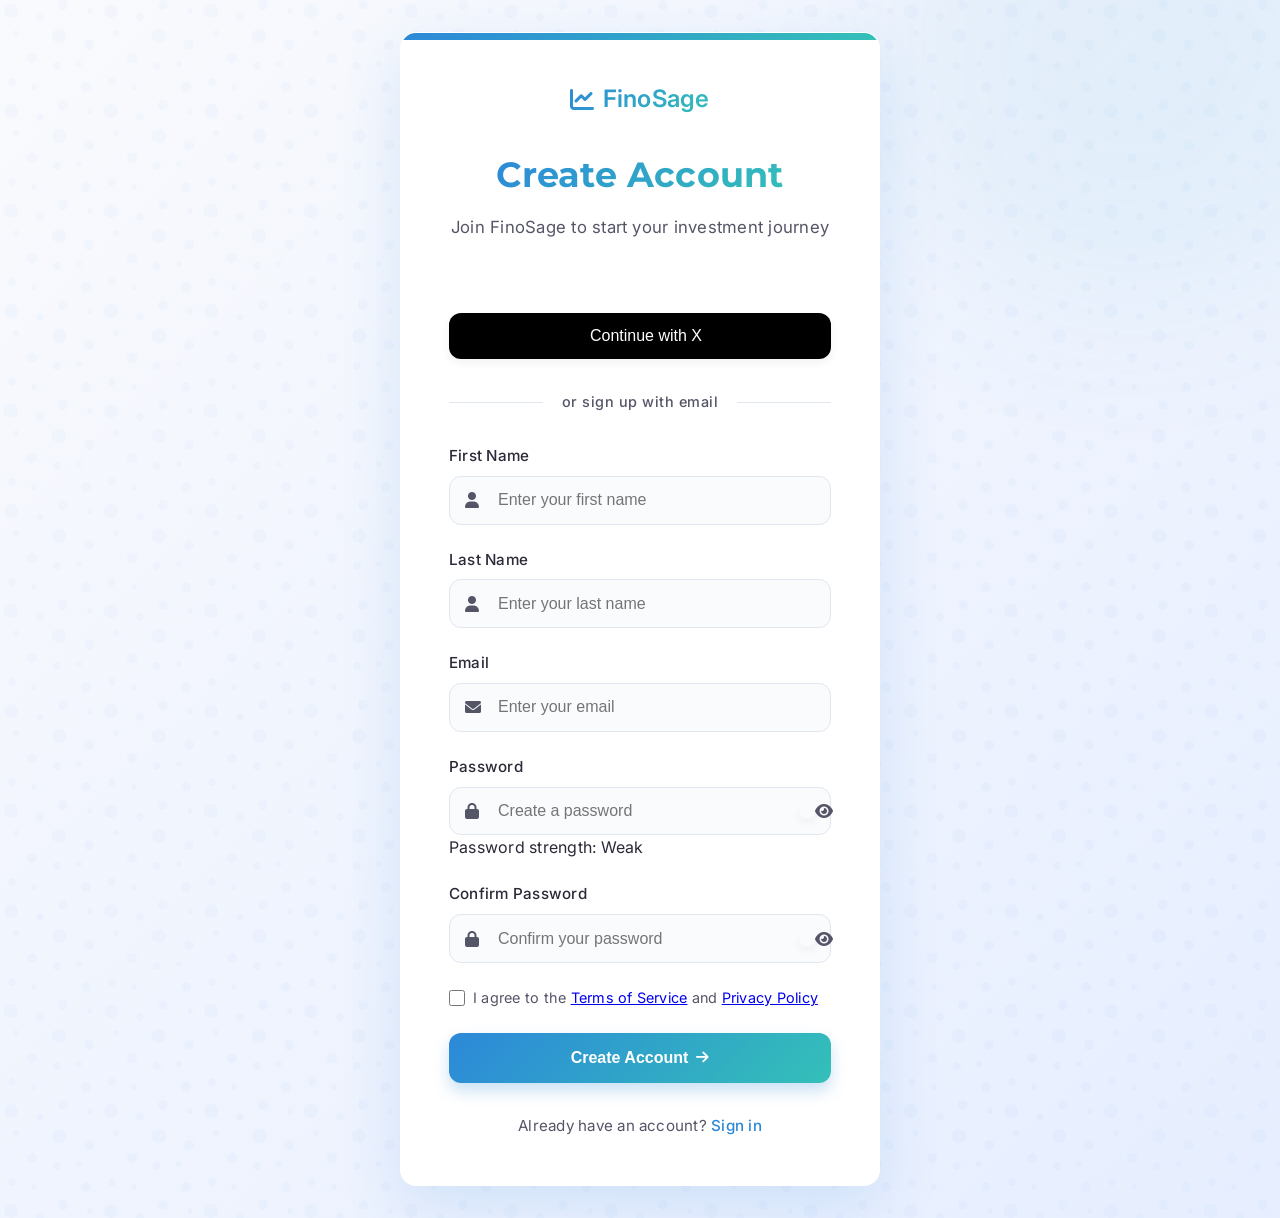
<file: frontend/signup.html>
<!DOCTYPE html>
<html lang="en">
<head>
    <meta charset="UTF-8">
    <meta name="viewport" content="width=device-width, initial-scale=1.0">
    <title>Sign Up - FinoSage</title>
    <link rel="stylesheet" href="https://cdnjs.cloudflare.com/ajax/libs/font-awesome/6.0.0/css/all.min.css">
    <link rel="stylesheet" href="assets/css/style.css">
    <link rel="stylesheet" href="assets/css/auth.css">
    <script src="https://accounts.google.com/gsi/client" async defer></script>
</head>
<body>
    <div class="auth-wrapper">
        <div class="auth-container">
            <div class="auth-box">
                <div class="auth-header">
                    <a href="index.html" class="logo">
                        <i class="fas fa-chart-line"></i>
                        <span>FinoSage</span>
                    </a>
                    <h1>Create Account</h1>
                    <p>Join FinoSage to start your investment journey</p>
                </div>

                <div class="social-auth">
                    <!-- Google Sign In Button -->
                    <div id="g_id_onload"
                         data-client_id="YOUR_GOOGLE_CLIENT_ID"
                         data-context="signup"
                         data-callback="handleGoogleSignUp">
                    </div>
                    <div class="g_id_signin" data-type="standard"></div>

                    <!-- X (Twitter) Sign In Button -->
                    <button class="social-btn twitter-btn" onclick="handleTwitterSignUp()">
                        <i class="fab fa-x-twitter"></i>
                        <span>Continue with X</span>
                    </button>
                </div>

                <div class="divider">
                    <span>or sign up with email</span>
                </div>

                <form id="signupForm" class="auth-form" onsubmit="handleSignUp(event)">
                    <div class="form-row">
                        <div class="form-group">
                            <label for="firstName">First Name</label>
                            <div class="input-group">
                                <i class="fas fa-user"></i>
                                <input type="text" id="firstName" name="firstName" required
                                    placeholder="Enter your first name">
                            </div>
                        </div>

                        <div class="form-group">
                            <label for="lastName">Last Name</label>
                            <div class="input-group">
                                <i class="fas fa-user"></i>
                                <input type="text" id="lastName" name="lastName" required
                                    placeholder="Enter your last name">
                            </div>
                        </div>
                    </div>

                    <div class="form-group">
                        <label for="email">Email</label>
                        <div class="input-group">
                            <i class="fas fa-envelope"></i>
                            <input type="email" id="email" name="email" required
                                placeholder="Enter your email">
                        </div>
                    </div>

                    <div class="form-group">
                        <label for="password">Password</label>
                        <div class="input-group">
                            <i class="fas fa-lock"></i>
                            <input type="password" id="password" name="password" required
                                placeholder="Create a password">
                            <button type="button" class="toggle-password">
                                <i class="fas fa-eye"></i>
                            </button>
                        </div>
                        <div class="password-strength">
                            <div class="strength-meter"></div>
                            <span class="strength-text">Password strength: Weak</span>
                        </div>
                    </div>

                    <div class="form-group">
                        <label for="confirmPassword">Confirm Password</label>
                        <div class="input-group">
                            <i class="fas fa-lock"></i>
                            <input type="password" id="confirmPassword" name="confirmPassword" required
                                placeholder="Confirm your password">
                            <button type="button" class="toggle-password">
                                <i class="fas fa-eye"></i>
                            </button>
                        </div>
                    </div>

                    <div class="form-options">
                        <label class="remember-me">
                            <input type="checkbox" id="terms" required>
                            <span>I agree to the <a href="#">Terms of Service</a> and <a href="#">Privacy Policy</a></span>
                        </label>
                    </div>

                    <button type="submit" class="submit-btn">
                        <span>Create Account</span>
                        <i class="fas fa-arrow-right"></i>
                    </button>
                </form>

                <div class="auth-footer">
                    <p>Already have an account? <a href="login.html">Sign in</a></p>
                </div>
            </div>
        </div>
    </div>

    <script>
        // Handle Google Sign Up
        function handleGoogleSignUp(response) {
            const credential = response.credential;
            
            fetch('/api/auth/google/signup', {
                method: 'POST',
                headers: {
                    'Content-Type': 'application/json',
                },
                body: JSON.stringify({ credential })
            })
            .then(response => response.json())
            .then(data => {
                if (data.success) {
                    localStorage.setItem('token', data.token);
                    showNotification('Account created successfully', 'success');
                    setTimeout(() => {
                        window.location.href = '/dashboard';
                    }, 1000);
                }
            })
            .catch(error => {
                console.error('Error:', error);
                showNotification('Registration failed', 'error');
            });
        }

        // Handle Twitter Sign Up
        function handleTwitterSignUp() {
            const width = 600;
            const height = 600;
            const left = (window.innerWidth - width) / 2;
            const top = (window.innerHeight - height) / 2;
            
            window.open(
                '/api/auth/twitter/signup',
                'twitter-signup',
                `width=${width},height=${height},left=${left},top=${top}`
            );
        }

        // Handle form submission
        function handleSignUp(event) {
            event.preventDefault();
            const form = event.target;
            const formData = new FormData(form);
            
            // Validate passwords match
            if (formData.get('password') !== formData.get('confirmPassword')) {
                showNotification('Passwords do not match', 'error');
                return;
            }

            // Show loading state
            const submitBtn = form.querySelector('.submit-btn');
            const originalContent = submitBtn.innerHTML;
            submitBtn.innerHTML = '<i class="fas fa-spinner fa-spin"></i>';
            submitBtn.disabled = true;

            // Send signup request
            fetch('/api/auth/signup', {
                method: 'POST',
                body: formData
            })
            .then(response => response.json())
            .then(data => {
                if (data.success) {
                    localStorage.setItem('token', data.token);
                    showNotification('Account created successfully', 'success');
                    setTimeout(() => {
                        window.location.href = '/dashboard';
                    }, 1000);
                } else {
                    throw new Error(data.message || 'Registration failed');
                }
            })
            .catch(error => {
                showNotification(error.message, 'error');
                submitBtn.innerHTML = originalContent;
                submitBtn.disabled = false;
            });
        }

        // Password strength checker
        const passwordInput = document.getElementById('password');
        const strengthMeter = document.querySelector('.strength-meter');
        const strengthText = document.querySelector('.strength-text');

        passwordInput.addEventListener('input', function() {
            const password = this.value;
            let strength = 0;
            
            // Calculate password strength
            if (password.length >= 8) strength += 25;
            if (password.match(/[a-z]+/)) strength += 25;
            if (password.match(/[A-Z]+/)) strength += 25;
            if (password.match(/[0-9]+/)) strength += 25;
            
            // Update UI
            strengthMeter.style.width = strength + '%';
            strengthMeter.style.backgroundColor = getStrengthColor(strength);
            strengthText.textContent = `Password strength: ${getStrengthText(strength)}`;
        });

        function getStrengthColor(strength) {
            if (strength <= 25) return '#ff4444';
            if (strength <= 50) return '#ffbb33';
            if (strength <= 75) return '#00C851';
            return '#007E33';
        }

        function getStrengthText(strength) {
            if (strength <= 25) return 'Weak';
            if (strength <= 50) return 'Fair';
            if (strength <= 75) return 'Good';
            return 'Strong';
        }

        // Toggle password visibility
        document.querySelectorAll('.toggle-password').forEach(button => {
            button.addEventListener('click', function() {
                const input = this.parentElement.querySelector('input');
                const type = input.type === 'password' ? 'text' : 'password';
                input.type = type;
                
                const icon = this.querySelector('i');
                icon.classList.toggle('fa-eye');
                icon.classList.toggle('fa-eye-slash');
            });
        });

        // Show notification
        function showNotification(message, type) {
            const notification = document.createElement('div');
            notification.className = `notification ${type}`;
            notification.innerHTML = `
                <i class="fas ${type === 'success' ? 'fa-check-circle' : 'fa-exclamation-circle'}"></i>
                <span>${message}</span>
            `;
            
            document.body.appendChild(notification);
            
            setTimeout(() => {
                notification.classList.add('show');
                setTimeout(() => {
                    notification.classList.remove('show');
                    setTimeout(() => notification.remove(), 300);
                }, 3000);
            }, 100);
        }
    </script>
</body>
</html>
</file>
<file: frontend/assets/css/style.css>
/* Import Google Fonts */
@import url('https://fonts.googleapis.com/css2?family=Poppins:wght@300;400;500;600;700&family=Inter:wght@300;400;500;600;700&family=Montserrat:wght@400;500;600;700&display=swap');

/* Variables */
:root {
    /* Modern, refined color palette */
    --primary-gradient-from: #2c88d9;
    --primary-gradient-to: #34c0b8;
    --secondary-color: #8c7ae6;
    --accent-color: #5d6df3;
    --text-primary: #2a2a38;
    --text-secondary: #555568;
    --background-light: #f9fafd;
    --background-dark: #121218;
    --card-bg-light: #ffffff;
    --card-bg-dark: #1e1e2c;
    --success-color: #4eca8b;
    --warning-color: #f9b943;
    --error-color: #e66a6a;
    --info-color: #5e95ea;
    --border-color: rgba(210, 220, 230, 0.7);
    --shadow-color: rgba(125, 138, 161, 0.15);
    --shadow-dark: rgba(0, 0, 0, 0.2);
    
    /* Gradients */
    --primary-gradient: linear-gradient(135deg, var(--primary-gradient-from), var(--primary-gradient-to));
    --secondary-gradient: linear-gradient(135deg, var(--secondary-color), var(--accent-color));
    --success-gradient: linear-gradient(135deg, #40c897, #4eca8b);
    --warning-gradient: linear-gradient(135deg, #f9b943, #f8cc76);
    --error-gradient: linear-gradient(135deg, #e66a6a, #e89292);

    /* Animation durations */
    --transition-slow: 700ms;
    --transition-medium: 400ms;
    --transition-fast: 250ms;
    
    /* Border radius */
    --border-radius-sm: 4px;
    --border-radius-md: 8px;
    --border-radius-lg: 12px;
    --border-radius-xl: 20px;
}

/* Reset & Base Styles */
* {
    margin: 0;
    padding: 0;
    box-sizing: border-box;
    transition: background-color var(--transition-medium) ease, 
                color var(--transition-medium) ease,
                transform var(--transition-fast) ease,
                box-shadow var(--transition-medium) ease,
                opacity var(--transition-medium) ease;
}

html {
    scroll-behavior: smooth;
    font-size: 16px;
}

body {
    font-family: 'Inter', 'Poppins', sans-serif;
    font-weight: 400;
    line-height: 1.7;
    color: var(--text-primary);
    background-color: var(--background-light);
    min-height: 100vh;
    overflow-x: hidden;
    position: relative;
    letter-spacing: 0.015em;
}

.dark-mode body {
    color: #e8eaed;
    background-color: var(--background-dark);
}

.container {
    width: 100%;
    max-width: 1300px;
    margin: 0 auto;
    padding: 0 1.5rem;
}

.section {
    padding: 5rem 0;
    position: relative;
    overflow: hidden;
}

/* Animations */
@keyframes float {
    0%, 100% {
        transform: translateY(0) translateX(0);
    }
    25% {
        transform: translateY(-10px) translateX(10px);
    }
    50% {
        transform: translateY(10px) translateX(5px);
    }
    75% {
        transform: translateY(5px) translateX(-10px);
    }
}

@keyframes fadeInUp {
    from {
        opacity: 0;
        transform: translateY(20px);
    }
    to {
        opacity: 1;
        transform: translateY(0);
    }
}

@keyframes gradientFlow {
    0% { background-position: 0% 50%; }
    50% { background-position: 100% 50%; }
    100% { background-position: 0% 50%; }
}

/* Dynamic Background */
.dynamic-background {
    position: fixed;
    top: 0;
    left: 0;
    width: 100%;
    height: 100%;
    z-index: -1;
    overflow: hidden;
}

.gradient-orb {
    position: absolute;
    border-radius: 50%;
    filter: blur(80px);
    opacity: 0.4;
    animation: float 7s infinite ease-in-out;
}

.dark-mode .gradient-orb {
    opacity: 0.15;
    filter: blur(100px);
}

.dynamic-background .gradient-orb:nth-child(1) {
    width: 45vw;
    height: 45vw;
    top: -15%;
    right: -5%;
    background: var(--primary-gradient);
    animation-delay: 0s;
}

.dynamic-background .gradient-orb:nth-child(2) {
    width: 35vw;
    height: 35vw;
    bottom: -20%;
    left: -10%;
    background: var(--secondary-gradient);
    animation-delay: -2s;
    animation-duration: 8s;
}

.dynamic-background .gradient-orb:nth-child(3) {
    width: 25vw;
    height: 25vw;
    top: 40%;
    left: 30%;
    background: linear-gradient(135deg, var(--primary-gradient-to), var(--accent-color));
    animation-delay: -4s;
    animation-duration: 9s;
}

/* Header & Navigation */
.header {
    position: fixed;
    width: 100%;
    top: 0;
    left: 0;
    z-index: 100;
}

.navbar {
    width: 100%;
    background-color: rgba(255, 255, 255, 0.85);
    backdrop-filter: blur(10px);
    -webkit-backdrop-filter: blur(10px);
    position: sticky;
    top: 0;
    z-index: 1000;
    box-shadow: 0 4px 20px rgba(145, 158, 171, 0.1);
    border-bottom: 1px solid rgba(230, 235, 240, 0.2);
}

.dark-mode .navbar {
    background-color: rgba(30, 30, 45, 0.85);
    box-shadow: 0 4px 20px rgba(0, 0, 0, 0.2);
    border-bottom: 1px solid rgba(50, 55, 70, 0.2);
}

.nav-content {
    display: flex;
    align-items: center;
    justify-content: space-between;
    padding: 0.75rem 2rem;
    max-width: 1400px;
    margin: 0 auto;
}

.greeting-container {
    position: fixed;
    width: 100%;
    top: 70px;
    left: 0;
    padding: 25px;
    text-align: center;
    background: linear-gradient(to bottom, var(--background-light), transparent);
    transform: translateY(0);
    transition: all var(--transition-medium) ease;
    z-index: 99;
}

.dark-mode .greeting-container {
    background: linear-gradient(to bottom, var(--background-dark), transparent);
}

.greeting-container.hidden {
    transform: translateY(-100%);
    opacity: 0;
}

.greeting {
    font-family: 'Montserrat', sans-serif;
    font-size: clamp(1.25rem, 1.5vw, 0.75rem);
    font-weight: 700;
    background: var(--primary-gradient);
    -webkit-background-clip: text;
    background-clip: text;
    -webkit-text-fill-color: transparent;
    margin-bottom: 0.5em;
    letter-spacing: -0.03em;
}

.quote {
    font-family: 'Inter', sans-serif;
    font-size: clamp(0.5rem, 1.5vw, 0.9rem);
    color: var(--text-secondary);
    font-weight: 400;
    font-style: italic;
    line-height: 1.6;
}

.logo {
    display: flex;
    align-items: center;
    gap: 0.5rem;
    font-size: 1.5rem;
    font-weight: 600;
    background: var(--primary-gradient);
    -webkit-background-clip: text;
    background-clip: text;
    -webkit-text-fill-color: transparent;
    transition: all var(--transition-medium) ease;
}

.logo:hover {
    transform: translateY(-2px);
    filter: brightness(1.1);
}

.logo i {
    color: var(--primary-gradient-to);
}

.nav-links {
    display: flex;
    align-items: center;
    gap: 1.5rem;
}

.nav-links a {
    font-weight: 500;
    padding: 0.5rem 0.75rem;
    border-radius: var(--border-radius-md);
    transition: all var(--transition-fast) ease;
    position: relative;
    color: var(--text-primary);
    text-decoration: none;
}

.dark-mode .nav-links a {
    color: #e8eaed;
}

.nav-links a:hover {
    background-color: rgba(0, 0, 0, 0.05);
    transform: translateY(-2px);
}

.dark-mode .nav-links a:hover {
    background-color: rgba(255, 255, 255, 0.05);
}

.nav-links a::after {
    content: '';
    position: absolute;
    bottom: 0;
    left: 50%;
    width: 0;
    height: 2px;
    background: var(--primary-gradient);
    transition: all var(--transition-medium) ease;
    transform: translateX(-50%);
}

.nav-links a:hover::after {
    width: 80%;
}

/* Buttons */
.button, button, .cta-button {
    display: inline-flex;
    align-items: center;
    justify-content: center;
    padding: 0.75rem 1.5rem;
    border-radius: var(--border-radius-md);
    font-weight: 500;
    cursor: pointer;
    border: none;
    background-color: var(--card-bg-light);
    color: var(--text-primary);
    box-shadow: 0 4px 10px rgba(0, 0, 0, 0.05);
    transition: all var(--transition-fast) ease;
    text-decoration: none;
    gap: 0.5rem;
}

.dark-mode .button, 
.dark-mode button, 
.dark-mode .cta-button {
    background-color: var(--card-bg-dark);
    color: #e8eaed;
    box-shadow: 0 4px 10px rgba(0, 0, 0, 0.2);
}

.button:hover, button:hover, .cta-button:hover {
    transform: translateY(-3px);
    box-shadow: 0 7px 15px rgba(0, 0, 0, 0.08);
}

.button:active, button:active, .cta-button:active {
    transform: translateY(-1px);
}

.primary-button {
    background: var(--primary-gradient);
    color: white;
    font-weight: 600;
    box-shadow: 0 5px 15px rgba(44, 136, 217, 0.3);
    position: relative;
    overflow: hidden;
    z-index: 1;
}

.primary-button::before {
    content: '';
    position: absolute;
    top: 0;
    left: 0;
    width: 100%;
    height: 100%;
    background: linear-gradient(135deg, var(--primary-gradient-to), var(--primary-gradient-from));
    z-index: -1;
    transition: opacity 0.3s ease;
    opacity: 0;
}

.primary-button:hover {
    box-shadow: 0 8px 20px rgba(44, 136, 217, 0.4);
}

.primary-button:hover::before {
    opacity: 1;
}

.secondary-button {
    background: rgba(140, 122, 230, 0.1);
    color: var(--secondary-color);
    font-weight: 500;
    border: 1px solid var(--secondary-color);
}

.secondary-button:hover {
    background: rgba(140, 122, 230, 0.15);
}

.dark-mode .secondary-button {
    background: rgba(140, 122, 230, 0.15);
    border: 1px solid rgba(140, 122, 230, 0.6);
}

.dark-mode .secondary-button:hover {
    background: rgba(140, 122, 230, 0.25);
}

/* Hero Section */
.hero {
    min-height: 85vh;
    display: flex;
    align-items: center;
    padding-top: 8rem;
}

.hero-content {
    display: flex;
    align-items: center;
    justify-content: space-between;
    gap: 3rem;
    flex-wrap: wrap;
}

.hero-text {
    flex: 1;
    min-width: 320px;
}

.hero-text h1 {
    font-family: 'Montserrat', sans-serif;
    font-size: clamp(2.5rem, 5vw, 3.5rem);
    font-weight: 700;
    line-height: 1.2;
    margin-bottom: 1.5rem;
    background: var(--primary-gradient);
    -webkit-background-clip: text;
    background-clip: text;
    -webkit-text-fill-color: transparent;
    letter-spacing: -0.02em;
    animation: fadeInUp 0.8s ease forwards;
}

.hero-text p {
    font-size: 1.1rem;
    margin-bottom: 2rem;
    color: var(--text-secondary);
    max-width: 600px;
    animation: fadeInUp 0.8s 0.2s ease forwards;
    opacity: 0;
    animation-fill-mode: forwards;
}

.hero-text .cta-buttons {
    display: flex;
    gap: 1rem;
    flex-wrap: wrap;
    animation: fadeInUp 0.8s 0.4s ease forwards;
    opacity: 0;
    animation-fill-mode: forwards;
}

.hero-image {
    flex: 1;
    min-width: 320px;
    display: flex;
    justify-content: center;
    position: relative;
}

.hero-image img {
    max-width: 100%;
    height: auto;
    border-radius: var(--border-radius-lg);
    box-shadow: 0 20px 80px rgba(0, 0, 0, 0.12);
    transition: all var(--transition-medium) ease;
    animation: float 6s infinite ease-in-out;
    z-index: 1;
}

.dark-mode .hero-image img {
    box-shadow: 0 20px 80px rgba(0, 0, 0, 0.25);
}

.hero-image::before,
.hero-image::after {
    content: '';
    position: absolute;
    width: 40%;
    height: 40%;
    border-radius: 30% 70% 70% 30% / 30% 30% 70% 70%;
    background: var(--primary-gradient);
    z-index: 0;
    opacity: 0.4;
    filter: blur(40px);
    animation: float 8s infinite ease-in-out alternate;
}

.hero-image::before {
    top: -10%;
    right: 10%;
    animation-delay: -2s;
}

.hero-image::after {
    bottom: -5%;
    left: 15%;
    animation-delay: -4s;
    background: var(--secondary-gradient);
}

/* Features Section */
.features {
    position: relative;
    padding: 6rem 0;
    background-color: rgba(240, 245, 250, 0.5);
    overflow: hidden;
}

.dark-mode .features {
    background-color: rgba(30, 35, 45, 0.3);
}

.features::before {
    content: '';
    position: absolute;
    top: 0;
    left: 0;
    width: 100%;
    height: 100%;
    background: radial-gradient(circle at 50% 0%, rgba(255,255,255,0.8) 0%, transparent 70%);
    opacity: 0.7;
    z-index: 0;
}

.dark-mode .features::before {
    background: radial-gradient(circle at 50% 0%, rgba(60,70,90,0.5) 0%, transparent 70%);
}

.section-title {
    text-align: center;
    margin-bottom: 4rem;
    position: relative;
    z-index: 1;
}

.section-title h2 {
    font-family: 'Montserrat', sans-serif;
    font-size: clamp(2rem, 4vw, 2.5rem);
    font-weight: 700;
    margin-bottom: 1rem;
    background: var(--primary-gradient);
    -webkit-background-clip: text;
    background-clip: text;
    -webkit-text-fill-color: transparent;
}

.section-title p {
    font-size: 1.15rem;
    max-width: 700px;
    margin: 0 auto;
    color: var(--text-secondary);
}

.features-grid {
    display: grid;
    grid-template-columns: repeat(auto-fill, minmax(300px, 1fr));
    gap: 2.5rem;
    position: relative;
    z-index: 1;
}

.feature-card {
    background-color: var(--card-bg-light);
    border-radius: var(--border-radius-lg);
    padding: 2rem;
    box-shadow: 0 10px 30px rgba(0, 0, 0, 0.05);
    transition: all var(--transition-medium) ease;
    position: relative;
    overflow: hidden;
    border: 1px solid var(--border-color);
    display: flex;
    flex-direction: column;
    gap: 1rem;
    height: 100%;
}

.dark-mode .feature-card {
    background-color: var(--card-bg-dark);
    box-shadow: 0 10px 30px rgba(0, 0, 0, 0.1);
    border: 1px solid rgba(60, 70, 80, 0.2);
}

.feature-card i {
    font-size: 2.5rem;
    margin-bottom: 1rem;
    display: inline-block;
    background: var(--primary-gradient);
    -webkit-background-clip: text;
    background-clip: text;
    -webkit-text-fill-color: transparent;
    transition: all var(--transition-medium) ease;
}

.feature-card h3 {
    font-size: 1.5rem;
    font-weight: 600;
    margin-bottom: 0.75rem;
    position: relative;
    z-index: 1;
}

.feature-card p {
    color: var(--text-secondary);
    line-height: 1.7;
    position: relative;
    z-index: 1;
    flex-grow: 1;
}

.feature-card::before {
    content: '';
    position: absolute;
    top: 0;
    left: 0;
    width: 100%;
    height: 100%;
    background: var(--primary-gradient);
    opacity: 0;
    transition: opacity var(--transition-medium) ease;
    z-index: 0;
}

.feature-card:hover {
    transform: translateY(-10px);
    box-shadow: 0 15px 40px rgba(0, 0, 0, 0.1);
}

.dark-mode .feature-card:hover {
    box-shadow: 0 15px 40px rgba(0, 0, 0, 0.2);
}

.feature-card:hover i {
    transform: scale(1.1);
}

.feature-card a {
    font-weight: 500;
    color: var(--primary-gradient-from);
    text-decoration: none;
    display: inline-flex;
    align-items: center;
    gap: 0.5rem;
    margin-top: 1rem;
    transition: all var(--transition-fast) ease;
    position: relative;
    z-index: 1;
}

.feature-card a:hover {
    color: var(--primary-gradient-to);
    gap: 0.75rem;
}

.feature-card a i {
    font-size: 1rem;
    background: none;
    -webkit-text-fill-color: currentColor;
}

/* Footer */
.footer {
    background-color: var(--card-bg-light);
    padding: 4rem 0 2rem;
    position: relative;
    border-top: 1px solid var(--border-color);
}

.dark-mode .footer {
    background-color: var(--card-bg-dark);
    border-top: 1px solid rgba(60, 70, 80, 0.2);
}

.footer-content {
    display: grid;
    grid-template-columns: repeat(auto-fit, minmax(250px, 1fr));
    gap: 3rem;
    margin-bottom: 3rem;
}

.footer-section {
    display: flex;
    flex-direction: column;
    gap: 1.25rem;
}

.footer-section h4 {
    font-size: 1.25rem;
    font-weight: 600;
    margin-bottom: 0.5rem;
    position: relative;
}

.footer-section h4::after {
    content: '';
    display: block;
    width: 40px;
    height: 3px;
    background: var(--primary-gradient);
    margin-top: 0.75rem;
    border-radius: 2px;
}

.footer-section p {
    color: var(--text-secondary);
    line-height: 1.7;
}

.footer-section a {
    color: var(--text-secondary);
    text-decoration: none;
    transition: all var(--transition-fast) ease;
}

.footer-section a:hover {
    color: var(--primary-gradient-from);
    transform: translateX(5px);
}

.footer-bottom {
    text-align: center;
    padding-top: 2rem;
    border-top: 1px solid var(--border-color);
    font-size: 0.9rem;
    color: var(--text-secondary);
}

.dark-mode .footer-bottom {
    border-top: 1px solid rgba(60, 70, 80, 0.2);
}

/* Theme Toggle */
.theme-toggle {
    display: flex;
    align-items: center;
    justify-content: center;
    width: 40px;
    height: 40px;
    border-radius: 50%;
    background-color: rgba(0, 0, 0, 0.05);
    cursor: pointer;
    transition: all var(--transition-fast) ease;
    position: relative;
    overflow: hidden;
}

.theme-toggle:hover {
    background-color: rgba(0, 0, 0, 0.1);
    transform: translateY(-2px);
}

.dark-mode .theme-toggle {
    background-color: rgba(255, 255, 255, 0.1);
}

.dark-mode .theme-toggle:hover {
    background-color: rgba(255, 255, 255, 0.15);
}

.theme-toggle i {
    font-size: 1.25rem;
    color: var(--text-primary);
    transition: all var(--transition-medium) ease;
}

.dark-mode .theme-toggle i {
    color: #e8eaed;
}

/* Card Components */
.card {
    background-color: var(--card-bg-light);
    border-radius: var(--border-radius-lg);
    padding: 1.5rem;
    box-shadow: 0 10px 20px rgba(0, 0, 0, 0.05);
    transition: all var(--transition-medium) ease;
    border: 1px solid var(--border-color);
}

.dark-mode .card {
    background-color: var(--card-bg-dark);
    box-shadow: 0 10px 20px rgba(0, 0, 0, 0.1);
    border: 1px solid rgba(60, 70, 80, 0.2);
}

.card:hover {
    transform: translateY(-5px);
    box-shadow: 0 15px 30px rgba(0, 0, 0, 0.08);
}

.dark-mode .card:hover {
    box-shadow: 0 15px 30px rgba(0, 0, 0, 0.15);
}

/* Responsive Styling */
@media (max-width: 768px) {
    .nav-content {
        padding: 0.75rem 1rem;
        flex-direction: column;
        gap: 1rem;
    }
    
    .nav-links {
        width: 100%;
        justify-content: center;
        flex-wrap: wrap;
    }
    
    .hero-content {
        flex-direction: column-reverse;
    }
    
    .hero-text, .hero-image {
        width: 100%;
        text-align: center;
    }
    
    .hero-text p {
        margin-left: auto;
        margin-right: auto;
    }
    
    .hero-text .cta-buttons {
        justify-content: center;
    }
    
    .features-grid {
        grid-template-columns: 1fr;
    }
    
    .footer-content {
        grid-template-columns: 1fr;
        gap: 2rem;
    }
    
    .section {
        padding: 4rem 0;
    }
    
    .section-title {
        margin-bottom: 3rem;
    }
    
    h1 {
        font-size: clamp(2rem, 8vw, 2.5rem);
    }
    
    h2 {
        font-size: clamp(1.75rem, 6vw, 2.25rem);
    }
    
    .greeting-container {
        top: 100px;
        padding: 15px;
    }
    
    .hero {
        padding-top: 10rem;
    }
}

@media (max-width: 480px) {
    .container {
        padding: 0 1rem;
    }
    
    .hero {
        min-height: 70vh;
    }
    
    .feature-card {
        padding: 1.5rem;
    }
    
    .section {
        padding: 3rem 0;
    }
    
    .greeting-container {
        top: 90px;
        padding: 10px 15px;
    }
    
    .greeting {
        margin-bottom: 0.25em;
    }
}

/* Utility Classes */
.text-center {
    text-align: center;
}

.text-gradient {
    background: var(--primary-gradient);
    -webkit-background-clip: text;
    background-clip: text;
    -webkit-text-fill-color: transparent;
}

.mb-1 {
    margin-bottom: 0.5rem;
}

.mb-2 {
    margin-bottom: 1rem;
}

.mb-3 {
    margin-bottom: 1.5rem;
}

.mb-4 {
    margin-bottom: 2rem;
}

.mt-1 {
    margin-top: 0.5rem;
}

.mt-2 {
    margin-top: 1rem;
}

.mt-3 {
    margin-top: 1.5rem;
}

.mt-4 {
    margin-top: 2rem;
}

.p-1 {
    padding: 0.5rem;
}

.p-2 {
    padding: 1rem;
}

.p-3 {
    padding: 1.5rem;
}

.p-4 {
    padding: 2rem;
}

/* Animation Classes */
.fade-in {
    animation: fadeIn 1s ease forwards;
}

@keyframes fadeIn {
    from {
        opacity: 0;
    }
    to {
        opacity: 1;
    }
}

.slide-in {
    animation: slideIn 0.5s ease forwards;
}

@keyframes slideIn {
    from {
        transform: translateX(-50px);
        opacity: 0;
    }
    to {
        transform: translateX(0);
        opacity: 1;
    }
}

/* Notifications */
.notification {
    position: fixed;
    bottom: 1.5rem;
    right: 1.5rem;
    padding: 1rem 1.5rem;
    border-radius: var(--border-radius-md);
    background-color: var(--card-bg-light);
    box-shadow: 0 10px 30px rgba(0, 0, 0, 0.15);
    transform: translateY(100px);
    opacity: 0;
    transition: all var(--transition-medium) ease;
    display: flex;
    align-items: center;
    gap: 1rem;
    max-width: 400px;
    z-index: 9999;
    border-left: 4px solid var(--primary-gradient-from);
}

.dark-mode .notification {
    background-color: var(--card-bg-dark);
    box-shadow: 0 10px 30px rgba(0, 0, 0, 0.25);
}

.notification.show {
    transform: translateY(0);
    opacity: 1;
}

.notification i {
    font-size: 1.5rem;
}

.notification.success {
    border-left-color: var(--success-color);
}

.notification.error {
    border-left-color: var(--error-color);
}

.notification.warning {
    border-left-color: var(--warning-color);
}

.notification.info {
    border-left-color: var(--info-color);
}

.notification-content {
    flex: 1;
}

.notification-title {
    font-weight: 600;
    margin-bottom: 0.25rem;
}

.notification-message {
    color: var(--text-secondary);
    font-size: 0.9rem;
}

.notification-close {
    cursor: pointer;
    padding: 0.25rem;
    opacity: 0.7;
    transition: opacity var(--transition-fast) ease;
}

.notification-close:hover {
    opacity: 1;
}

/* Portfolio Analyzer Styles */
.portfolio-analyzer {
    max-width: 1200px;
    margin: 2rem auto;
    padding: 0 1rem;
}

.portfolio-summary {
    background: var(--card-bg-light);
    border-radius: 15px;
    padding: 2rem;
    margin-bottom: 2rem;
    box-shadow: 0 4px 15px rgba(0, 0, 0, 0.1);
}

.summary-cards {
    display: grid;
    grid-template-columns: repeat(auto-fit, minmax(250px, 1fr));
    gap: 1.5rem;
    margin-top: 1.5rem;
}

.summary-card {
    background: linear-gradient(135deg, rgba(var(--primary-rgb), 0.1) 0%, rgba(var(--accent-rgb), 0.1) 100%);
    padding: 1.5rem;
    border-radius: 12px;
    text-align: center;
    transition: transform 0.3s ease;
}

.summary-card:hover {
    transform: translateY(-5px);
}

.summary-card h3 {
    color: var(--text-primary);
    margin-bottom: 0.5rem;
    font-size: 1.1rem;
}

.summary-card p {
    color: var(--primary-color);
    font-size: 1.8rem;
    font-weight: 600;
    margin: 0;
}

.portfolio-details {
    display: grid;
    grid-template-columns: repeat(auto-fit, minmax(300px, 1fr));
    gap: 2rem;
    margin-top: 2rem;
}

.allocation-chart {
    background: var(--card-bg-light);
    border-radius: 15px;
    padding: 2rem;
    box-shadow: 0 4px 15px rgba(0, 0, 0, 0.1);
}

.chart-container {
    height: 300px;
    position: relative;
}

.performance-metrics {
    background: var(--card-bg-light);
    border-radius: 15px;
    padding: 2rem;
    box-shadow: 0 4px 15px rgba(0, 0, 0, 0.1);
}

.metrics-grid {
    display: grid;
    grid-template-columns: repeat(auto-fit, minmax(200px, 1fr));
    gap: 1rem;
    margin-top: 1.5rem;
}

.metric-card {
    background: rgba(var(--primary-rgb), 0.05);
    padding: 1.5rem;
    border-radius: 10px;
    text-align: center;
}

.metric-card h4 {
    color: var(--text-primary);
    margin-bottom: 0.5rem;
    font-size: 1rem;
}

.metric-card p {
    color: var(--primary-color);
    font-size: 1.4rem;
    font-weight: 600;
    margin: 0;
}

.portfolio-actions {
    display: flex;
    gap: 1rem;
    margin-top: 2rem;
    justify-content: center;
}

/* Responsive Adjustments */
@media (max-width: 768px) {
    .portfolio-analyzer {
        margin: 1rem auto;
    }

    .summary-cards {
        grid-template-columns: 1fr;
    }

    .portfolio-details {
        grid-template-columns: 1fr;
    }

    .metrics-grid {
        grid-template-columns: 1fr;
    }
}

/* Investment Button - Special styling for CTA buttons like "Start Investing" */
.investment-button {
    background: var(--primary-gradient);
    color: white;
    font-weight: 600;
    padding: 0.85rem 2rem;
    border-radius: var(--border-radius-md);
    box-shadow: 0 8px 20px rgba(44, 136, 217, 0.35);
    transition: all 0.3s ease;
    position: relative;
    overflow: hidden;
    z-index: 1;
    font-size: 1.05rem;
    letter-spacing: 0.5px;
    text-transform: uppercase;
}

.investment-button::before {
    content: '';
    position: absolute;
    top: 0;
    left: 0;
    width: 100%;
    height: 100%;
    background: linear-gradient(135deg, var(--secondary-color), var(--accent-color));
    z-index: -1;
    transition: opacity 0.5s ease;
    opacity: 0;
}

.investment-button:hover {
    transform: translateY(-5px);
    box-shadow: 0 12px 25px rgba(44, 136, 217, 0.45);
}

.investment-button:hover::before {
    opacity: 1;
}

.investment-button:active {
    transform: translateY(-2px);
    box-shadow: 0 8px 15px rgba(44, 136, 217, 0.4);
}

.investment-button i {
    margin-left: 8px;
    transition: transform 0.3s ease;
}

.investment-button:hover i {
    transform: translateX(4px);
}

/* Add a pulsing animation for the investment button to draw attention */
.investment-button.pulse {
    animation: pulse 2s infinite;
}

@keyframes pulse {
    0% {
        box-shadow: 0 0 0 0 rgba(44, 136, 217, 0.7);
    }
    70% {
        box-shadow: 0 0 0 15px rgba(44, 136, 217, 0);
    }
    100% {
        box-shadow: 0 0 0 0 rgba(44, 136, 217, 0);
    }
}

/* Dark mode adjustments */
.dark-mode .investment-button {
    box-shadow: 0 8px 20px rgba(44, 136, 217, 0.25);
}

.dark-mode .investment-button:hover {
    box-shadow: 0 12px 25px rgba(44, 136, 217, 0.35);
}

/* Enhancement for button links */
a.investment-button, a.learn-more {
    display: inline-flex;
    align-items: center;
    justify-content: center;
    text-decoration: none;
    font-family: 'Montserrat', sans-serif;
    font-weight: 600;
    position: relative;
    transition: all 0.3s ease;
    margin: 0.5rem;
}

/* Start Investing Button Enhancement */
a.investment-button {
    background: var(--primary-gradient);
    color: white;
    padding: 0.9rem 2.2rem;
    border-radius: var(--border-radius-md);
    font-size: 1.1rem;
    letter-spacing: 0.6px;
    text-transform: uppercase;
    box-shadow: 0 10px 25px rgba(44, 136, 217, 0.4), 0 0 0 2px rgba(255, 255, 255, 0.2);
    position: relative;
    overflow: hidden;
    z-index: 1;
    backdrop-filter: blur(5px);
    -webkit-backdrop-filter: blur(5px);
}

a.investment-button::before {
    content: '';
    position: absolute;
    top: 0;
    left: 0;
    width: 100%;
    height: 100%;
    background: linear-gradient(135deg, var(--accent-color), var(--secondary-color));
    z-index: -1;
    transition: opacity 0.5s ease;
    opacity: 0;
}

a.investment-button::after {
    content: '';
    position: absolute;
    top: -2px;
    left: -2px;
    right: -2px;
    bottom: -2px;
    background: linear-gradient(45deg, #fff, transparent, transparent, #fff);
    z-index: -2;
    opacity: 0.15;
    border-radius: calc(var(--border-radius-md) + 2px);
}

a.investment-button:hover {
    transform: translateY(-5px) translateZ(0);
    box-shadow: 0 15px 30px rgba(44, 136, 217, 0.5), 0 0 0 2px rgba(255, 255, 255, 0.3);
    text-shadow: 0 1px 2px rgba(0, 0, 0, 0.2);
}

a.investment-button:hover::before {
    opacity: 1;
}

a.investment-button:active {
    transform: translateY(-2px);
    box-shadow: 0 8px 15px rgba(44, 136, 217, 0.4);
}

/* Learn More button enhancement */
a.learn-more {
    background: rgba(255, 255, 255, 0.15);
    color: var(--text-primary);
    padding: 0.9rem 2.2rem;
    border-radius: var(--border-radius-md);
    font-size: 1.1rem;
    border: 2px solid rgba(255, 255, 255, 0.3);
    backdrop-filter: blur(5px);
    -webkit-backdrop-filter: blur(5px);
    box-shadow: 0 5px 15px rgba(0, 0, 0, 0.1);
}

.dark-mode a.learn-more {
    color: #e8eaed;
    border: 2px solid rgba(255, 255, 255, 0.15);
    background: rgba(255, 255, 255, 0.08);
}

a.learn-more:hover {
    background: rgba(255, 255, 255, 0.25);
    transform: translateY(-5px);
    box-shadow: 0 8px 20px rgba(0, 0, 0, 0.15);
    border-color: rgba(255, 255, 255, 0.5);
}

.dark-mode a.learn-more:hover {
    background: rgba(255, 255, 255, 0.12);
    border-color: rgba(255, 255, 255, 0.25);
}

a.learn-more:active {
    transform: translateY(-2px);
}

/* Button group styling */
.button-group {
    display: flex;
    gap: 1rem;
    flex-wrap: wrap;
    margin: 1.5rem 0;
}

.button-group a {
    flex: 0 0 auto;
}

/* Add icon support to buttons */
a.investment-button i, a.learn-more i {
    margin-left: 8px;
    transition: transform 0.3s ease;
    font-size: 0.9em;
}

a.investment-button:hover i, a.learn-more:hover i {
    transform: translateX(4px);
}

/* Button pulse animation */
@keyframes buttonGlow {
    0% {
        box-shadow: 0 8px 20px rgba(44, 136, 217, 0.4), 0 0 0 2px rgba(255, 255, 255, 0.2);
    }
    50% {
        box-shadow: 0 8px 25px rgba(44, 136, 217, 0.6), 0 0 0 3px rgba(255, 255, 255, 0.3);
    }
    100% {
        box-shadow: 0 8px 20px rgba(44, 136, 217, 0.4), 0 0 0 2px rgba(255, 255, 255, 0.2);
    }
}

a.investment-button.glow {
    animation: buttonGlow 2s infinite;
}
</file>
<file: frontend/assets/css/modern.css>
/* Finosage AI Modern Interface CSS */

/* ========== Variables ========== */
:root {
  /* Colors */
  --primary: #3772FF;
  --primary-light: #5A8CFF;
  --primary-dark: #1A56FF;
  --secondary: #45D9B9;
  --accent: #5F57F7;
  --error: #FF5777;
  --warning: #FFB946;
  --success: #3DD598;
  
  /* Neutrals */
  --neutral-50: #F9FAFB;
  --neutral-100: #F3F4F6;
  --neutral-200: #E5E7EB;
  --neutral-300: #D1D5DB;
  --neutral-400: #9CA3AF;
  --neutral-500: #6B7280;
  --neutral-600: #4B5563;
  --neutral-700: #374151;
  --neutral-800: #1F2937;
  --neutral-900: #111827;
  
  /* Dark Theme (default) */
  --bg-primary: #0D1117;
  --bg-secondary: #161B22;
  --bg-tertiary: #21262D;
  --surface: #1A1F25;
  --border: #30363D;
  --text-primary: #F9FAFB;
  --text-secondary: #9CA3AF;
  --text-tertiary: #6B7280;
  
  /* Dimensions */
  --sidebar-width: 220px;
  --sidebar-width-collapsed: 60px;
  --header-height: 64px;
  --border-radius-sm: 6px;
  --border-radius: 10px;
  --border-radius-lg: 16px;
  --border-radius-xl: 20px;
  
  /* Effects */
  --shadow-sm: 0 1px 2px rgba(0, 0, 0, 0.05);
  --shadow: 0 4px 12px rgba(0, 0, 0, 0.1);
  --shadow-lg: 0 8px 24px rgba(0, 0, 0, 0.15);
  --transition: 0.2s ease;
}

/* Light Theme (to be applied with .light-theme class) */
.light-theme {
  --bg-primary: #F9FAFB;
  --bg-secondary: #F3F4F6;
  --bg-tertiary: #E5E7EB;
  --surface: #FFFFFF;
  --border: #D1D5DB;
  --text-primary: #111827;
  --text-secondary: #4B5563;
  --text-tertiary: #6B7280;
}

/* ========== Reset & Base Styles ========== */
* {
  box-sizing: border-box;
  margin: 0;
  padding: 0;
}

html {
  font-size: 16px;
}

body {
  font-family: 'Inter', -apple-system, BlinkMacSystemFont, sans-serif;
  background-color: var(--bg-primary);
  color: var(--text-primary);
  line-height: 1.5;
  overflow: hidden;
  height: 100vh;
  width: 100vw;
  transition: background-color 0.3s ease, color 0.3s ease;
}

button {
  font-family: inherit;
  cursor: pointer;
  border: none;
  background: none;
  color: inherit;
  font-size: inherit;
}

input, textarea {
  font-family: inherit;
  font-size: inherit;
  color: inherit;
  border: none;
  outline: none;
  background: transparent;
}

textarea {
  resize: none;
}

/* ========== Layout ========== */
.app {
  display: flex;
  height: 100vh;
  width: 100vw;
  overflow: hidden;
  position: relative;
}

/* Sidebar Toggle */
.sidebar-toggle {
  position: fixed;
  top: 1rem;
  left: 1rem;
  width: 40px;
  height: 40px;
  border-radius: 50%;
  background-color: var(--surface);
  color: var(--text-secondary);
  display: flex;
  align-items: center;
  justify-content: center;
  font-size: 1.125rem;
  box-shadow: var(--shadow);
  z-index: 30;
  transition: var(--transition);
  opacity: 0;
}

.sidebar.collapsed ~ .sidebar-toggle {
  opacity: 1;
}

.sidebar-toggle:hover {
  background-color: var(--primary);
  color: white;
  transform: scale(1.05);
}

/* ========== Sidebar ========== */
.sidebar {
  width: var(--sidebar-width);
  height: 100vh;
  background-color: var(--bg-secondary);
  display: flex;
  flex-direction: column;
  border-right: 1px solid var(--border);
  z-index: 20;
  transition: transform 0.3s ease, width 0.3s ease;
}

.sidebar.collapsed {
  width: var(--sidebar-width-collapsed);
}

/* Mobile handling */
@media (max-width: 768px) {
  .sidebar {
    position: fixed;
    transform: translateX(-100%);
  }
  
  .sidebar.active {
    transform: translateX(0);
  }
  
  .sidebar-toggle {
    opacity: 1;
  }
}

/* Sidebar Header */
.sidebar-header {
  display: flex;
  align-items: center;
  justify-content: space-between;
  padding: 0.75rem;
  border-bottom: 1px solid var(--border);
}

.logo {
  display: flex;
  align-items: center;
  gap: 0.5rem;
  font-weight: 700;
  font-size: 1rem;
  color: var(--text-primary);
}

.logo-icon {
  width: 32px;
  height: 32px;
  border-radius: var(--border-radius);
  background: linear-gradient(135deg, var(--primary), var(--accent));
  display: flex;
  align-items: center;
  justify-content: center;
  color: white;
}

.close-sidebar {
  width: 32px;
  height: 32px;
  border-radius: 50%;
  display: flex;
  align-items: center;
  justify-content: center;
  color: var(--text-secondary);
  transition: var(--transition);
}

.close-sidebar:hover {
  background-color: var(--bg-tertiary);
  color: var(--text-primary);
}

.sidebar.collapsed .close-sidebar,
.sidebar.collapsed .logo span {
  display: none;
}

/* User Profile */
.user-profile {
  display: flex;
  align-items: center;
  gap: 0.75rem;
  padding: 1.25rem;
  border-bottom: 1px solid var(--border);
}

.avatar {
  width: 32px;
  height: 32px;
  border-radius: 50%;
  background-color: var(--primary);
  color: white;
  display: flex;
  align-items: center;
  justify-content: center;
  font-weight: 600;
  font-size: 0.875rem;
}

.user-info {
  overflow: hidden;
}

.user-info h3 {
  font-size: 0.9375rem;
  font-weight: 600;
  margin-bottom: 0.25rem;
  white-space: nowrap;
  overflow: hidden;
  text-overflow: ellipsis;
}

.status {
  font-size: 0.75rem;
  color: var(--text-tertiary);
  background-color: var(--bg-tertiary);
  padding: 0.25rem 0.5rem;
  border-radius: 1rem;
}

.sidebar.collapsed .user-info {
  display: none;
}

/* Search Bar */
.search-bar {
  position: relative;
  margin: 0.75rem;
}

.search-bar i {
  position: absolute;
  left: 0.75rem;
  top: 50%;
  transform: translateY(-50%);
  color: var(--text-tertiary);
  font-size: 0.875rem;
}

.search-bar input {
  width: 100%;
  padding: 0.5rem 1rem 0.5rem 2.25rem;
  background-color: var(--bg-tertiary);
  border-radius: var(--border-radius);
  font-size: 0.875rem;
  transition: var(--transition);
}

.search-bar input:focus {
  box-shadow: 0 0 0 2px var(--primary-light);
}

.search-bar input::placeholder {
  color: var(--text-tertiary);
}

.sidebar.collapsed .search-bar {
  display: none;
}

/* Navigation */
.sidebar-nav {
  display: flex;
  flex-direction: column;
  gap: 0.25rem;
  padding: 0.75rem;
  border-bottom: 1px solid var(--border);
}

.nav-button {
  display: flex;
  align-items: center;
  gap: 0.75rem;
  padding: 0.5rem 0.75rem;
  border-radius: var(--border-radius);
  font-weight: 500;
  font-size: 0.9rem;
  transition: var(--transition);
  text-decoration: none;
  color: var(--text-primary);
}

.nav-button:hover {
  background-color: var(--bg-tertiary);
}

.nav-button.active {
  background-color: var(--primary);
  color: white;
}

.sidebar.collapsed .nav-button span {
  display: none;
}

.sidebar.collapsed .nav-button {
  justify-content: center;
  padding: 0.75rem;
}

/* Conversation List */
.conversation-list {
  flex: 1;
  overflow-y: auto;
  padding: 0.75rem;
}

.conversation-header {
  display: flex;
  margin-bottom: 0.75rem;
}

.new-conversation-btn {
  display: flex;
  align-items: center;
  gap: 0.5rem;
  background-color: var(--primary);
  color: white;
  font-weight: 500;
  font-size: 0.875rem;
  padding: 0.5rem 0.75rem;
  border-radius: var(--border-radius);
  width: 100%;
  transition: var(--transition);
}

.new-conversation-btn:hover {
  background-color: var(--primary-dark);
}

.conversation-items {
  display: flex;
  flex-direction: column;
  gap: 0.35rem;
}

.conversation-list h3 {
  font-size: 0.75rem;
  font-weight: 600;
  color: var(--text-tertiary);
  text-transform: uppercase;
  letter-spacing: 0.05em;
  margin-bottom: 1rem;
  padding-left: 0.5rem;
}

.conversation-item {
  display: flex;
  align-items: center;
  gap: 0.5rem;
  padding: 0.5rem;
  border-radius: var(--border-radius);
  cursor: pointer;
  transition: var(--transition);
}

.conversation-item:hover {
  background-color: var(--bg-tertiary);
}

.conversation-item.active {
  background-color: var(--primary-light);
  color: white;
}

.convo-icon {
  width: 28px;
  height: 28px;
  border-radius: 50%;
  background-color: var(--bg-tertiary);
  display: flex;
  align-items: center;
  justify-content: center;
  color: var(--primary);
  flex-shrink: 0;
}

.conversation-item.active .convo-icon {
  background-color: rgba(255, 255, 255, 0.2);
  color: white;
}

.convo-content {
  overflow: hidden;
  flex: 1;
}

.convo-title {
  font-weight: 500;
  font-size: 0.875rem;
  white-space: nowrap;
  overflow: hidden;
  text-overflow: ellipsis;
}

.convo-time {
  font-size: 0.75rem;
  color: var(--text-tertiary);
}

.conversation-item.active .convo-time {
  color: rgba(255, 255, 255, 0.8);
}

.sidebar.collapsed .conversation-list {
  display: none;
}

/* Sidebar Footer */
.sidebar-footer {
  padding: 0.75rem;
  border-top: 1px solid var(--border);
}

.sidebar-footer-buttons {
  display: flex;
  justify-content: space-around;
  align-items: center;
}

.theme-toggle, .user-btn {
  display: flex;
  align-items: center;
  justify-content: center;
  width: 32px;
  height: 32px;
  border-radius: 50%;
  color: var(--text-secondary);
  transition: var(--transition);
}

.theme-toggle:hover, .user-btn:hover {
  background-color: var(--bg-tertiary);
  color: var(--text-primary);
}

.avatar {
  width: 32px;
  height: 32px;
  border-radius: 50%;
  background-color: var(--primary);
  color: white;
  display: flex;
  align-items: center;
  justify-content: center;
  font-weight: 600;
  font-size: 0.875rem;
}

/* ========== Main Content ========== */
.main-content {
  flex: 1;
  display: flex;
  flex-direction: column;
  height: 100vh;
  overflow: hidden;
  position: relative;
}

/* Mobile Header */
.mobile-header {
  display: none;
  align-items: center;
  justify-content: space-between;
  padding: 1rem;
  background-color: var(--bg-secondary);
  border-bottom: 1px solid var(--border);
}

.mobile-nav {
  display: flex;
  gap: 0.5rem;
}

.nav-link {
  width: 36px;
  height: 36px;
  border-radius: 50%;
  display: flex;
  align-items: center;
  justify-content: center;
  color: var(--text-secondary);
  transition: var(--transition);
  text-decoration: none;
}

.nav-link:hover {
  background-color: var(--bg-tertiary);
  color: var(--text-primary);
}

@media (max-width: 768px) {
  .mobile-header {
    display: flex;
  }
}

/* Chat Header */
.chat-header {
  display: flex;
  align-items: center;
  justify-content: space-between;
  padding: 1rem 1.5rem;
  border-bottom: 1px solid var(--border);
  background-color: var(--bg-secondary);
}

.chat-info h2 {
  font-size: 1.125rem;
  font-weight: 600;
  margin-bottom: 0.25rem;
}

.model-info {
  display: flex;
  align-items: center;
  gap: 0.75rem;
}

.model-badge {
  font-size: 0.75rem;
  font-weight: 500;
  padding: 0.25rem 0.5rem;
  background-color: var(--primary);
  color: white;
  border-radius: 1rem;
}

.chat-status {
  font-size: 0.75rem;
  color: var(--text-tertiary);
  display: flex;
  align-items: center;
  gap: 0.25rem;
}

.chat-status::before {
  content: '';
  width: 8px;
  height: 8px;
  border-radius: 50%;
  background-color: var(--success);
  display: inline-block;
}

.chat-actions {
  display: flex;
  gap: 0.5rem;
}

.action-btn {
  width: 36px;
  height: 36px;
  border-radius: 50%;
  display: flex;
  align-items: center;
  justify-content: center;
  color: var(--text-secondary);
  transition: var(--transition);
  text-decoration: none;
}

.action-btn:hover {
  background-color: var(--bg-tertiary);
  color: var(--text-primary);
}

/* Chat Area */
.chat-area {
  flex: 1;
  overflow-y: auto;
  padding: 1.5rem;
  display: flex;
  flex-direction: column;
  gap: 1.5rem;
}

/* Welcome Card */
.welcome-card {
  background-color: var(--bg-secondary);
  border-radius: var(--border-radius-lg);
  padding: 2rem;
  text-align: center;
  max-width: 800px;
  margin: 0 auto;
  width: 100%;
}

.welcome-icon {
  width: 64px;
  height: 64px;
  border-radius: 50%;
  background: linear-gradient(135deg, var(--primary), var(--accent));
  color: white;
  display: flex;
  align-items: center;
  justify-content: center;
  font-size: 1.5rem;
  margin: 0 auto 1rem;
}

.welcome-card h1 {
  font-size: 1.75rem;
  font-weight: 700;
  margin-bottom: 0.5rem;
  background: linear-gradient(135deg, var(--primary), var(--secondary));
  -webkit-background-clip: text;
  background-clip: text;
  color: transparent;
}

.welcome-card p {
  color: var(--text-secondary);
  max-width: 500px;
  margin: 0 auto 2rem;
}

.capability-cards {
  display: grid;
  grid-template-columns: repeat(auto-fit, minmax(240px, 1fr));
  gap: 1rem;
}

.capability-card {
  background-color: var(--surface);
  border-radius: var(--border-radius);
  padding: 1.25rem;
  text-align: left;
  border: 1px solid var(--border);
  transition: var(--transition);
}

.capability-card:hover {
  transform: translateY(-4px);
  box-shadow: var(--shadow);
  border-color: var(--primary-light);
}

.capability-card i {
  font-size: 1.5rem;
  color: var(--primary);
  margin-bottom: 1rem;
}

.capability-card h3 {
  font-size: 1rem;
  margin-bottom: 0.5rem;
}

.capability-card p {
  font-size: 0.875rem;
  color: var(--text-secondary);
  margin: 0;
}

/* Message Group */
.message-group {
  display: flex;
  flex-direction: column;
  gap: 1rem;
}

.timestamp {
  font-size: 0.75rem;
  color: var(--text-tertiary);
  text-align: center;
  margin: 1rem 0;
  position: relative;
}

.timestamp::before, .timestamp::after {
  content: '';
  height: 1px;
  background-color: var(--border);
  flex: 1;
  position: absolute;
  top: 50%;
  width: 30%;
}

.timestamp::before {
  left: 0;
}

.timestamp::after {
  right: 0;
}

/* Messages */
.message {
  display: flex;
  gap: 1rem;
  max-width: 80%;
}

.user-message {
  align-self: flex-end;
  flex-direction: row-reverse;
}

.ai-message {
  align-self: flex-start;
}

.message-avatar {
  width: 36px;
  height: 36px;
  border-radius: 50%;
  background-color: var(--primary);
  color: white;
  display: flex;
  align-items: center;
  justify-content: center;
  font-size: 1.125rem;
  flex-shrink: 0;
}

.message-content {
  background-color: var(--surface);
  padding: 1rem;
  border-radius: var(--border-radius-lg);
  border: 1px solid var(--border);
}

.user-message .message-content {
  background-color: var(--primary);
  color: white;
  border: none;
}

.message-content p {
  margin-bottom: 0.75rem;
  line-height: 1.6;
}

.message-content p:last-child {
  margin-bottom: 0;
}

.message-content ol, .message-content ul {
  margin-bottom: 0.75rem;
  padding-left: 1.5rem;
}

.message-footer {
  display: flex;
  align-items: center;
  justify-content: space-between;
  margin-top: 0.5rem;
}

.message-time {
  font-size: 0.75rem;
  color: var(--text-tertiary);
}

.user-message .message-time {
  color: rgba(255, 255, 255, 0.8);
}

.message-actions {
  display: flex;
  align-items: center;
  gap: 0.5rem;
}

.message-action {
  width: 28px;
  height: 28px;
  border-radius: 50%;
  display: flex;
  align-items: center;
  justify-content: center;
  color: var(--text-tertiary);
  font-size: 0.75rem;
  transition: var(--transition);
}

.message-action:hover {
  background-color: var(--bg-tertiary);
  color: var(--text-primary);
}

/* Input Area */
.input-area {
  padding: 1rem 1.5rem;
  border-top: 1px solid var(--border);
  background-color: var(--bg-secondary);
  margin-top: auto;
}

.suggestion-chips {
  display: flex;
  flex-wrap: wrap;
  gap: 0.5rem;
  margin-bottom: 1rem;
}

.suggestion-chip {
  display: flex;
  align-items: center;
  gap: 0.5rem;
  padding: 0.5rem 0.75rem;
  background-color: var(--surface);
  border: 1px solid var(--border);
  border-radius: 2rem;
  font-size: 0.875rem;
  font-weight: 500;
  color: var(--text-secondary);
  transition: var(--transition);
}

.suggestion-chip:hover {
  background-color: var(--primary-light);
  color: white;
  border-color: var(--primary-light);
  transform: translateY(-2px);
}

.suggestion-chip i {
  font-size: 0.75rem;
}

.input-container {
  display: flex;
  align-items: flex-end;
  gap: 0.75rem;
  background-color: var(--surface);
  border: 1px solid var(--border);
  border-radius: var(--border-radius);
  padding: 0.75rem;
  transition: var(--transition);
}

.input-container:focus-within {
  border-color: var(--primary);
  box-shadow: 0 0 0 2px rgba(55, 114, 255, 0.2);
}

.input-btn {
  width: 36px;
  height: 36px;
  border-radius: var(--border-radius);
  display: flex;
  align-items: center;
  justify-content: center;
  color: var(--text-secondary);
  font-size: 1rem;
  transition: var(--transition);
  flex-shrink: 0;
}

.input-btn:hover {
  background-color: var(--bg-tertiary);
  color: var(--text-primary);
}

.input-wrapper {
  flex: 1;
  min-height: 24px;
}

#userInput {
  width: 100%;
  padding: 0.5rem;
  max-height: 120px;
  overflow-y: auto;
  font-size: 0.9375rem;
  line-height: 1.5;
}

.send-btn {
  width: 40px;
  height: 40px;
  border-radius: 50%;
  background-color: var(--primary);
  color: white;
  display: flex;
  align-items: center;
  justify-content: center;
  font-size: 1rem;
  box-shadow: var(--shadow-sm);
  transition: var(--transition);
  flex-shrink: 0;
}

.send-btn:hover {
  background-color: var(--primary-dark);
  transform: scale(1.05);
}

.input-footer {
  display: flex;
  align-items: center;
  padding: 0.75rem 0 0;
}

.format-btn {
  width: 32px;
  height: 32px;
  border-radius: var(--border-radius-sm);
  display: flex;
  align-items: center;
  justify-content: center;
  color: var(--text-tertiary);
  font-size: 0.875rem;
  transition: var(--transition);
}

.format-btn:hover {
  background-color: var(--bg-tertiary);
  color: var(--text-primary);
}

.spacer {
  flex: 1;
}

.input-info {
  display: flex;
  align-items: center;
  gap: 0.5rem;
  color: var(--text-tertiary);
  font-size: 0.75rem;
}
</file>
<file: frontend/assets/css/advisor.css>
/* Advisor Page Specific Styles */
.advisor-container {
    padding: 100px 40px 60px;
    max-width: 1400px;
    margin: 0 auto;
    position: relative;
    display: flex;
    flex-direction: column;
    gap: 2.5rem;
}

/* Welcome Section */
.welcome-section {
    text-align: center;
    margin-bottom: 4.5rem;
    position: relative;
    z-index: 2;
}

.welcome-section h1 {
    font-family: 'Montserrat', sans-serif;
    font-size: clamp(2.2rem, 5vw, 3rem);
    font-weight: 700;
    margin-bottom: 1.25rem;
    background: var(--primary-gradient);
    -webkit-background-clip: text;
    background-clip: text;
    -webkit-text-fill-color: transparent;
    position: relative;
    display: inline-block;
    animation: fadeInUp 0.8s ease-out forwards;
}

.welcome-section p {
    color: var(--text-secondary);
    font-size: clamp(1rem, 2vw, 1.2rem);
    max-width: 650px;
    margin: 0 auto;
    line-height: 1.7;
    animation: fadeInUp 0.8s 0.2s ease-out forwards;
    opacity: 0;
    animation-fill-mode: forwards;
}

/* Tools Grid */
.tools-grid {
    display: grid;
    grid-template-columns: repeat(auto-fit, minmax(320px, 1fr));
    gap: 2.5rem;
    padding: 1rem;
    position: relative;
}

/* Tool Cards */
.tool-card {
    background: var(--card-bg-light);
    border: 1px solid var(--border-color);
    border-radius: var(--border-radius-lg);
    padding: 2.5rem;
    transition: all var(--transition-medium) ease;
    display: flex;
    flex-direction: column;
    gap: 1.75rem;
    position: relative;
    overflow: hidden;
    box-shadow: 0 10px 25px rgba(0, 0, 0, 0.05);
    animation: fadeInUp 0.8s ease-out forwards;
    animation-delay: calc(0.1s * var(--index, 0));
    opacity: 0;
    height: 100%;
}

.dark-mode .tool-card {
    background: var(--card-bg-dark);
    border-color: rgba(60, 70, 80, 0.2);
    box-shadow: 0 10px 25px rgba(0, 0, 0, 0.1);
}

.tool-card::before {
    content: '';
    position: absolute;
    top: 0;
    left: 0;
    width: 100%;
    height: 100%;
    background: linear-gradient(135deg, rgba(44, 136, 217, 0.05), rgba(52, 192, 184, 0.05));
    opacity: 0;
    transition: opacity var(--transition-medium) ease;
    z-index: 0;
}

.tool-card:hover {
    transform: translateY(-10px);
    box-shadow: 0 25px 50px rgba(44, 136, 217, 0.15);
    border-color: transparent;
}

.dark-mode .tool-card:hover {
    box-shadow: 0 25px 50px rgba(0, 0, 0, 0.2);
    border-color: rgba(93, 109, 243, 0.3);
}

.tool-card:hover::before {
    opacity: 1;
}

.tool-icon {
    width: 70px;
    height: 70px;
    background: linear-gradient(135deg, rgba(44, 136, 217, 0.1), rgba(52, 192, 184, 0.1));
    border-radius: 18px;
    display: flex;
    align-items: center;
    justify-content: center;
    color: var(--primary);
    font-size: 1.8rem;
    transition: all var(--transition-medium) ease;
    position: relative;
    z-index: 1;
}

.tool-card:hover .tool-icon {
    background: var(--primary-gradient);
    color: white;
    transform: scale(1.05);
    box-shadow: 0 10px 20px rgba(44, 136, 217, 0.2);
}

.tool-card h2 {
    color: var(--text-primary);
    font-family: 'Montserrat', sans-serif;
    font-size: 1.5rem;
    font-weight: 600;
    margin-bottom: 0.5rem;
    position: relative;
    z-index: 1;
}

.tool-card p {
    color: var(--text-secondary);
    line-height: 1.7;
    margin-bottom: 0.5rem;
    position: relative;
    z-index: 1;
}

/* Tool Features */
.tool-features {
    list-style: none;
    padding: 0;
    margin: 0;
    display: flex;
    flex-direction: column;
    gap: 0.85rem;
    position: relative;
    z-index: 1;
    margin-bottom: 1rem;
    flex-grow: 1;
}

.tool-features li {
    display: flex;
    align-items: center;
    gap: 0.85rem;
    color: var(--text-primary);
    font-size: 0.95rem;
}

.tool-features li i {
    color: var(--success-color);
    font-size: 0.9rem;
}

/* Tool Select Button */
.tool-select-btn {
    width: 100%;
    padding: 1rem 1.5rem;
    border: none;
    border-radius: var(--border-radius-md);
    background: var(--primary-gradient);
    color: white;
    font-size: 1rem;
    font-weight: 600;
    display: flex;
    align-items: center;
    justify-content: center;
    gap: 0.75rem;
    cursor: pointer;
    transition: all var(--transition-fast) ease;
    position: relative;
    overflow: hidden;
    z-index: 1;
    box-shadow: 0 8px 15px rgba(44, 136, 217, 0.25);
    margin-top: auto;
}

.tool-select-btn::before {
    content: '';
    position: absolute;
    top: 0;
    left: 0;
    width: 100%;
    height: 100%;
    background: linear-gradient(135deg, var(--primary-gradient-to), var(--primary-gradient-from));
    opacity: 0;
    transition: opacity 0.3s ease;
    z-index: -1;
}

.tool-select-btn:hover {
    transform: translateY(-3px);
    box-shadow: 0 12px 25px rgba(44, 136, 217, 0.35);
}

.tool-select-btn:hover::before {
    opacity: 1;
}

.tool-select-btn:active {
    transform: translateY(-1px);
    box-shadow: 0 8px 15px rgba(44, 136, 217, 0.3);
}

.tool-select-btn i {
    font-size: 0.9rem;
    transition: transform var(--transition-fast) ease;
}

.tool-select-btn:hover i {
    transform: translateX(4px);
}

/* Specialized styling for each tool card */
.tool-card[data-tool="analyzer"] .tool-icon {
    background: linear-gradient(135deg, rgba(76, 202, 139, 0.1), rgba(52, 192, 184, 0.1));
    color: var(--success-color);
}

.tool-card[data-tool="analyzer"]:hover .tool-icon {
    background: linear-gradient(135deg, var(--success-color), var(--primary-gradient-to));
    color: white;
}

.tool-card[data-tool="research"] .tool-icon {
    background: linear-gradient(135deg, rgba(93, 109, 243, 0.1), rgba(140, 122, 230, 0.1));
    color: var(--accent-color);
}

.tool-card[data-tool="research"]:hover .tool-icon {
    background: linear-gradient(135deg, var(--accent-color), var(--secondary-color));
    color: white;
}

.tool-card[data-tool="builder"] .tool-icon {
    background: linear-gradient(135deg, rgba(44, 136, 217, 0.1), rgba(76, 202, 139, 0.1));
    color: var(--primary);
}

.tool-card[data-tool="builder"]:hover .tool-icon {
    background: var(--primary-gradient);
    color: white;
}

/* Specialized button styling */
.tool-card[data-tool="builder"] .tool-select-btn {
    background: var(--primary-gradient);
    position: relative;
    z-index: 1;
}

.tool-card[data-tool="builder"] .tool-select-btn::after {
    content: '';
    position: absolute;
    top: -3px;
    left: -3px;
    right: -3px;
    bottom: -3px;
    background: linear-gradient(45deg, var(--primary-gradient-from), var(--primary-gradient-to), var(--accent-color), var(--primary-gradient-from));
    z-index: -2;
    border-radius: calc(var(--border-radius-md) + 3px);
    background-size: 300%;
    animation: borderGlow 4s linear infinite;
    filter: blur(8px);
    opacity: 0;
    transition: opacity 0.4s ease;
}

.tool-card[data-tool="builder"] .tool-select-btn:hover::after {
    opacity: 1;
}

.tool-card[data-tool="research"] .tool-select-btn {
    background: linear-gradient(135deg, var(--accent-color), var(--secondary-color));
}

.tool-card[data-tool="research"] .tool-select-btn::before {
    background: linear-gradient(135deg, var(--secondary-color), var(--accent-color));
}

.tool-card[data-tool="analyzer"] .tool-select-btn {
    background: linear-gradient(135deg, var(--success-color), var(--primary-gradient-to));
}

.tool-card[data-tool="analyzer"] .tool-select-btn::before {
    background: linear-gradient(135deg, var(--primary-gradient-to), var(--success-color));
}

/* Card Effects & Animations */
.tool-card[data-tool="builder"] .tool-icon i {
    animation: pulse 3s infinite ease-in-out;
}

.tool-card::after {
    content: '';
    position: absolute;
    top: -50%;
    left: -50%;
    width: 200%;
    height: 200%;
    background: linear-gradient(
        to right,
        rgba(255, 255, 255, 0) 0%,
        rgba(255, 255, 255, 0.1) 50%,
        rgba(255, 255, 255, 0) 100%
    );
    transform: rotate(30deg);
    opacity: 0;
    transition: transform 0.7s ease, opacity 0.7s ease;
    pointer-events: none;
}

.tool-card:hover::after {
    transform: rotate(30deg) translate(50%, -100%);
    opacity: 1;
}

/* Dark mode modifications */
.dark-mode .tool-features li {
    color: #e8eaed;
}

.dark-mode .tool-card h2 {
    color: #e8eaed;
}

.dark-mode .tool-card p {
    color: rgba(255, 255, 255, 0.7);
}

/* Animation Keyframes */
@keyframes borderGlow {
    0% { background-position: 0% 50%; }
    50% { background-position: 100% 50%; }
    100% { background-position: 0% 50%; }
}

@keyframes pulse {
    0% { transform: scale(1); }
    50% { transform: scale(1.05); }
    100% { transform: scale(1); }
}

@keyframes fadeInUp {
    from {
        opacity: 0;
        transform: translateY(30px);
    }
    to {
        opacity: 1;
        transform: translateY(0);
    }
}

/* Tool cards animation delays */
.tool-card:nth-child(1) { --index: 1; }
.tool-card:nth-child(2) { --index: 2; }
.tool-card:nth-child(3) { --index: 3; }

/* Portfolio Dashboard Styles */
/* Section Headers */
.section-header {
    display: flex;
    justify-content: space-between;
    align-items: center;
    margin-bottom: 2rem;
}

.section-header h2 {
    font-size: 1.8rem;
    color: var(--text-primary);
    font-weight: 600;
    display: flex;
    align-items: center;
    gap: 0.5rem;
}

.section-header h2 i {
    color: var(--accent-color);
}

/* Refresh Button */
.refresh-btn {
    display: flex;
    align-items: center;
    gap: 0.5rem;
    padding: 0.5rem 1rem;
    background: var(--card-bg-light);
    border: 1px solid var(--border-color);
    border-radius: var(--border-radius-md);
    color: var(--text-primary);
    cursor: pointer;
    transition: all var(--transition-fast) ease;
}

.dark-mode .refresh-btn {
    background: var(--card-bg-dark);
    border-color: rgba(60, 70, 80, 0.2);
}

.refresh-btn:hover {
    background: var(--primary);
    border-color: var(--primary);
    color: white;
}

.refresh-btn i {
    transition: transform 0.3s ease;
}

.refresh-btn:hover i {
    transform: rotate(180deg);
}

/* Portfolio Overview */
.portfolio-overview {
    display: grid;
    grid-template-columns: repeat(auto-fit, minmax(250px, 1fr));
    gap: 1.5rem;
    margin-bottom: 2rem;
}

.overview-card {
    background: var(--card-bg-light);
    border: 1px solid var(--border-color);
    border-radius: var(--border-radius-lg);
    padding: 1.5rem;
    transition: all var(--transition-medium) ease;
    box-shadow: 0 10px 25px rgba(0, 0, 0, 0.05);
}

.dark-mode .overview-card {
    background: var(--card-bg-dark);
    border-color: rgba(60, 70, 80, 0.2);
    box-shadow: 0 10px 25px rgba(0, 0, 0, 0.1);
}

.overview-card:hover {
    transform: translateY(-5px);
    box-shadow: 0 15px 30px rgba(44, 136, 217, 0.15);
    border-color: rgba(44, 136, 217, 0.2);
}

.dark-mode .overview-card:hover {
    border-color: rgba(93, 109, 243, 0.3);
    box-shadow: 0 15px 30px rgba(0, 0, 0, 0.2);
}

.overview-card h3 {
    color: var(--text-secondary);
    font-size: 1rem;
    margin-bottom: 0.5rem;
}

.overview-card .value {
    font-size: 1.8rem;
    font-weight: 600;
    color: var(--text-primary);
    margin-bottom: 0.5rem;
}

.change {
    display: flex;
    align-items: center;
    gap: 0.25rem;
    font-size: 0.9rem;
}

.change.positive {
    color: var(--success-color);
}

.change.negative {
    color: var(--error-color);
}

.change.neutral {
    color: var(--warning-color);
}

/* Holdings Table */
.holdings-list {
    background: var(--card-bg-light);
    border: 1px solid var(--border-color);
    border-radius: var(--border-radius-lg);
    padding: 1.5rem;
    box-shadow: 0 10px 25px rgba(0, 0, 0, 0.05);
    margin-bottom: 2rem;
}

.dark-mode .holdings-list {
    background: var(--card-bg-dark);
    border-color: rgba(60, 70, 80, 0.2);
    box-shadow: 0 10px 25px rgba(0, 0, 0, 0.1);
}

.holdings-list h3 {
    color: var(--text-primary);
    font-size: 1.3rem;
    font-weight: 600;
    margin-bottom: 1.5rem;
}

.holdings-table {
    overflow-x: auto;
}

table {
    width: 100%;
    border-collapse: collapse;
}

th, td {
    padding: 1rem;
    text-align: left;
    border-bottom: 1px solid var(--border-color);
}

.dark-mode th, 
.dark-mode td {
    border-color: rgba(60, 70, 80, 0.2);
}

th {
    color: var(--text-secondary);
    font-weight: 500;
}

.asset-info {
    display: flex;
    align-items: center;
    gap: 0.5rem;
}

.asset-info img {
    width: 24px;
    height: 24px;
    border-radius: 50%;
}

.trend {
    padding: 0.25rem 0.75rem;
    border-radius: 2rem;
    font-size: 0.9rem;
    display: inline-block;
}

.trend.positive {
    background: rgba(76, 202, 139, 0.1);
    color: var(--success-color);
}

.trend.negative {
    background: rgba(239, 68, 68, 0.1);
    color: var(--error-color);
}

.details-btn {
    padding: 0.5rem 0.75rem;
    background: transparent;
    border: 1px solid var(--primary);
    border-radius: var(--border-radius-md);
    color: var(--primary);
    cursor: pointer;
    transition: all var(--transition-fast) ease;
    font-size: 0.9rem;
    font-weight: 500;
}

.details-btn:hover {
    background: var(--primary);
    color: white;
}

/* Responsive Adjustments */
@media (max-width: 768px) {
    .advisor-container {
        padding: 100px 20px 40px;
    }
    
    .welcome-section {
        margin-bottom: 3rem;
    }
    
    .welcome-section h1 {
        font-size: 2rem;
    }
    
    .welcome-section p {
        font-size: 1rem;
    }
    
    .tools-grid {
        grid-template-columns: 1fr;
        gap: 2rem;
    }
    
    .tool-card {
        padding: 2rem;
    }
    
    .portfolio-overview {
        grid-template-columns: 1fr;
    }
    
    .section-header {
        flex-direction: column;
        align-items: flex-start;
        gap: 1rem;
    }
    
    .holdings-table {
        overflow-x: auto;
    }
}

@media (max-width: 480px) {
    .advisor-container {
        padding: 90px 15px 30px;
    }
    
    .welcome-section h1 {
        font-size: 1.8rem;
    }
    
    .tool-icon {
        width: 60px;
        height: 60px;
        font-size: 1.5rem;
    }
    
    .tool-card h2 {
        font-size: 1.3rem;
    }
    
    .overview-card .value {
        font-size: 1.5rem;
    }
}

/* Portfolio Dashboard Specific Styles */

/* Portfolio Summary Section */
.portfolio-summary {
    margin-bottom: 2.5rem;
}

.summary-card {
    background: var(--card-bg-light);
    border: 1px solid var(--border-color);
    border-radius: var(--border-radius-lg);
    padding: 2rem;
    box-shadow: 0 10px 25px rgba(0, 0, 0, 0.05);
    overflow: hidden;
}

.dark-mode .summary-card {
    background: var(--card-bg-dark);
    border-color: rgba(60, 70, 80, 0.2);
    box-shadow: 0 10px 25px rgba(0, 0, 0, 0.1);
}

.summary-header {
    display: flex;
    justify-content: space-between;
    align-items: center;
    margin-bottom: 1.5rem;
}

.summary-header h3 {
    color: var(--text-primary);
    font-family: 'Montserrat', sans-serif;
    font-size: 1.4rem;
    font-weight: 600;
}

.demo-badge {
    display: flex;
    align-items: center;
    gap: 1rem;
}

.demo-badge span {
    display: inline-block;
    padding: 0.25rem 0.75rem;
    background: rgba(93, 109, 243, 0.1);
    color: var(--accent-color);
    border-radius: 2rem;
    font-size: 0.85rem;
    font-weight: 500;
}

.back-btn {
    display: flex;
    align-items: center;
    gap: 0.5rem;
    padding: 0.5rem 1rem;
    background: var(--card-bg-light);
    border: 1px solid var(--border-color);
    border-radius: var(--border-radius-md);
    color: var(--text-primary);
    font-size: 0.9rem;
    text-decoration: none;
    transition: all var(--transition-fast) ease;
}

.dark-mode .back-btn {
    background: var(--card-bg-dark);
    border-color: rgba(60, 70, 80, 0.2);
}

.back-btn:hover {
    background: var(--primary);
    border-color: var(--primary);
    color: white;
}

.summary-content {
    display: grid;
    grid-template-columns: repeat(2, 1fr);
    gap: 2rem;
}

.summary-item {
    display: flex;
    flex-direction: column;
    gap: 0.5rem;
}

.summary-label {
    color: var(--text-secondary);
    font-size: 0.9rem;
}

.summary-value {
    font-size: 2rem;
    font-weight: 700;
    color: var(--text-primary);
}

.summary-subtext {
    color: var(--text-secondary);
    font-size: 0.9rem;
}

.positive {
    color: var(--success-color);
}

.negative {
    color: var(--error-color);
}

.neutral {
    color: var(--warning-color);
}

/* Overview Cards Section */
.overview-cards {
    display: grid;
    grid-template-columns: repeat(auto-fit, minmax(240px, 1fr));
    gap: 1.5rem;
    margin-bottom: 2.5rem;
}

/* Hide unrealized/realized gains cards */
.overview-card:nth-child(1),
.overview-card:nth-child(2) {
    display: none;
}

/* Alternative Portfolio Metrics */
.metrics-container {
    background: var(--card-bg-light);
    border: 1px solid var(--border-color);
    border-radius: var(--border-radius-lg);
    padding: 2rem;
    box-shadow: 0 10px 25px rgba(0, 0, 0, 0.05);
    margin-bottom: 2.5rem;
}

.dark-mode .metrics-container {
    background: var(--card-bg-dark);
    border-color: rgba(60, 70, 80, 0.2);
    box-shadow: 0 10px 25px rgba(0, 0, 0, 0.1);
}

.metrics-title {
    color: var(--text-primary);
    font-family: 'Montserrat', sans-serif;
    font-size: 1.3rem;
    font-weight: 600;
    margin-bottom: 1.5rem;
    display: flex;
    align-items: center;
    gap: 0.75rem;
}

.metrics-title i {
    color: var(--primary);
}

.metrics-grid {
    display: grid;
    grid-template-columns: repeat(auto-fit, minmax(200px, 1fr));
    gap: 2rem;
}

.metric-item {
    display: flex;
    flex-direction: column;
    gap: 0.5rem;
}

.metric-label {
    color: var(--text-secondary);
    font-size: 0.9rem;
}

.metric-value {
    font-size: 1.5rem;
    font-weight: 600;
    color: var(--text-primary);
}

.metric-info {
    display: flex;
    align-items: center;
    gap: 0.5rem;
    font-size: 0.9rem;
}

/* Charts and Analytics */
.analytics-section, 
.allocation-section, 
.ai-insights {
    margin-bottom: 2.5rem;
}

.charts-grid {
    display: grid;
    grid-template-columns: repeat(2, 1fr);
    gap: 1.5rem;
}

.chart-container {
    background: var(--card-bg-light);
    border: 1px solid var(--border-color);
    border-radius: var(--border-radius-lg);
    padding: 1.5rem;
    box-shadow: 0 10px 25px rgba(0, 0, 0, 0.05);
    height: 100%;
    min-height: 300px;
}

.dark-mode .chart-container {
    background: var(--card-bg-dark);
    border-color: rgba(60, 70, 80, 0.2);
    box-shadow: 0 10px 25px rgba(0, 0, 0, 0.1);
}

/* Analytics Tabs */
.analytics-tabs {
    border: 1px solid var(--border-color);
    border-radius: var(--border-radius-lg);
    overflow: hidden;
    background: var(--card-bg-light);
    box-shadow: 0 10px 25px rgba(0, 0, 0, 0.05);
}

.dark-mode .analytics-tabs {
    background: var(--card-bg-dark);
    border-color: rgba(60, 70, 80, 0.2);
    box-shadow: 0 10px 25px rgba(0, 0, 0, 0.1);
}

.tabs-header {
    display: flex;
    overflow-x: auto;
    scrollbar-width: none;
    border-bottom: 1px solid var(--border-color);
}

.dark-mode .tabs-header {
    border-color: rgba(60, 70, 80, 0.2);
}

.tabs-header::-webkit-scrollbar {
    display: none;
}

.tab-btn {
    padding: 1rem 1.5rem;
    background: transparent;
    border: none;
    border-bottom: 3px solid transparent;
    color: var(--text-secondary);
    font-size: 0.95rem;
    font-weight: 500;
    cursor: pointer;
    white-space: nowrap;
    transition: all var(--transition-fast) ease;
}

.tab-btn:hover {
    color: var(--primary);
}

.tab-btn.active {
    color: var(--primary);
    border-bottom-color: var(--primary);
}

.tab-panel {
    padding: 2rem;
    display: none;
}

.tab-panel.active {
    display: block;
}

/* AI Insights */
.insights-container {
    display: grid;
    grid-template-columns: repeat(auto-fit, minmax(300px, 1fr));
    gap: 1.5rem;
}

.insight-card {
    background: var(--card-bg-light);
    border: 1px solid var(--border-color);
    border-radius: var(--border-radius-lg);
    padding: 1.5rem;
    box-shadow: 0 10px 25px rgba(0, 0, 0, 0.05);
    transition: all var(--transition-medium) ease;
}

.dark-mode .insight-card {
    background: var(--card-bg-dark);
    border-color: rgba(60, 70, 80, 0.2);
    box-shadow: 0 10px 25px rgba(0, 0, 0, 0.1);
}

.insight-card:hover {
    transform: translateY(-5px);
    box-shadow: 0 15px 30px rgba(44, 136, 217, 0.15);
    border-color: rgba(44, 136, 217, 0.2);
}

.dark-mode .insight-card:hover {
    border-color: rgba(93, 109, 243, 0.3);
    box-shadow: 0 15px 30px rgba(0, 0, 0, 0.2);
}

.insight-header {
    display: flex;
    align-items: center;
    gap: 0.75rem;
    margin-bottom: 1rem;
}

.insight-header i {
    font-size: 1.2rem;
    color: var(--accent-color);
}

.insight-header h4 {
    color: var(--text-primary);
    font-weight: 600;
    font-size: 1.1rem;
}

.insight-card p {
    color: var(--text-secondary);
    line-height: 1.6;
}

/* Analytics Cards */
.analytics-grid {
    display: grid;
    grid-template-columns: repeat(auto-fit, minmax(400px, 1fr));
    gap: 1.5rem;
}

.analytics-card {
    background: var(--card-bg-light);
    border: 1px solid var(--border-color);
    border-radius: var(--border-radius-lg);
    padding: 1.5rem;
    box-shadow: 0 10px 25px rgba(0, 0, 0, 0.05);
}

.dark-mode .analytics-card {
    background: var(--card-bg-dark);
    border-color: rgba(60, 70, 80, 0.2);
    box-shadow: 0 10px 25px rgba(0, 0, 0, 0.1);
}

.analytics-card h4 {
    color: var(--text-primary);
    font-weight: 600;
    font-size: 1.1rem;
    margin-bottom: 1rem;
}

/* Better Responsive Adjustments for Dashboard */
@media (max-width: 1024px) {
    .charts-grid,
    .analytics-grid,
    .metrics-grid {
        grid-template-columns: 1fr;
    }
}

@media (max-width: 768px) {
    .summary-content {
        grid-template-columns: 1fr;
        gap: 1.5rem;
    }
    
    .tabs-header {
        flex-wrap: nowrap;
        overflow-x: auto;
    }
    
    .analytics-grid {
        grid-template-columns: 1fr;
    }
    
    .insights-container {
        grid-template-columns: 1fr;
    }
}

@media (max-width: 480px) {
    .summary-card,
    .analytics-card,
    .insight-card,
    .chart-container,
    .metrics-container {
        padding: 1rem;
    }
    
    .tab-panel {
        padding: 1rem;
    }
    
    .summary-value,
    .metric-value {
        font-size: 1.5rem;
    }
    
    .demo-badge {
        flex-direction: column;
        align-items: flex-start;
        gap: 0.5rem;
    }
}

/* Consistent Dashboard Layout */
.advisor-container {
    padding: 100px 40px 60px;
    max-width: 1400px;
    margin: 0 auto;
    position: relative;
    display: flex;
    flex-direction: column;
    gap: 2.5rem;
}

/* Section Standardization */
.welcome-section,
.portfolio-summary,
.portfolio-overview,
.metrics-container,
.allocation-section,
.holdings-section,
.ai-insights,
.analytics-section {
    width: 100%;
    margin-bottom: 0; /* Rely on container gap instead */
}

/* Standardized Section Headers */
.section-header,
.summary-header,
.metrics-title,
h3 {
    margin-bottom: 1.5rem;
    display: flex;
    align-items: center;
    gap: 0.75rem;
}

/* Grid System Standardization */
.overview-cards,
.summary-content,
.metrics-grid,
.charts-grid,
.insights-container,
.analytics-grid {
    display: grid;
    gap: 1.5rem;
    width: 100%;
}

/* Card Alignment */
.overview-card,
.summary-card,
.metrics-container,
.chart-container,
.holdings-list,
.insight-card,
.analytics-card,
.analytics-tabs {
    border-radius: var(--border-radius-lg);
    box-shadow: 0 10px 25px rgba(0, 0, 0, 0.05);
    background: var(--card-bg-light);
    border: 1px solid var(--border-color);
    height: 100%;
}

.dark-mode .overview-card,
.dark-mode .summary-card,
.dark-mode .metrics-container,
.dark-mode .chart-container,
.dark-mode .holdings-list,
.dark-mode .insight-card,
.dark-mode .analytics-card,
.dark-mode .analytics-tabs {
    background: var(--card-bg-dark);
    border-color: rgba(60, 70, 80, 0.2);
    box-shadow: 0 10px 25px rgba(0, 0, 0, 0.1);
}

/* Standardized Card Padding */
.overview-card,
.insight-card {
    padding: 1.5rem;
}

.summary-card,
.metrics-container,
.chart-container,
.holdings-list {
    padding: 2rem;
}

/* Greeting Section Styling */
.greeting-section {
    margin-bottom: 1rem;
}

.greeting-card {
    background: var(--card-bg-light);
    border: 1px solid var(--border-color);
    border-radius: var(--border-radius-lg);
    padding: 1.5rem 2rem;
    box-shadow: 0 10px 25px rgba(0, 0, 0, 0.05);
}

.dark-mode .greeting-card {
    background: var(--card-bg-dark);
    border-color: rgba(60, 70, 80, 0.2);
}

.greeting-header {
    display: flex;
    justify-content: space-between;
    align-items: center;
    margin-bottom: 1rem;
}

.greeting-header h2 {
    font-size: 1.6rem;
    color: var(--text-primary);
    font-weight: 600;
}

.last-updated {
    color: var(--text-secondary);
    font-size: 0.9rem;
    display: flex;
    align-items: center;
    gap: 0.5rem;
}

.refresh-button {
    background: none;
    border: none;
    color: var(--primary);
    cursor: pointer;
    padding: 0.25rem;
    border-radius: 50%;
    display: flex;
    align-items: center;
    justify-content: center;
    transition: all 0.2s ease;
}

.refresh-button:hover {
    background: rgba(66, 153, 225, 0.1);
}

.market-sentiment {
    display: flex;
    align-items: center;
    gap: 1rem;
    color: var(--text-secondary);
}

.sentiment-icon {
    font-size: 1.5rem;
}

.sentiment-icon.positive {
    color: var(--success-color);
}

.sentiment-icon.negative {
    color: var(--error-color);
}

.sentiment-icon.neutral {
    color: var(--warning-color);
}

/* Summary Card */
.portfolio-summary .summary-content {
    grid-template-columns: repeat(3, 1fr);
}

/* Overview Cards */
.overview-cards {
    grid-template-columns: repeat(auto-fit, minmax(240px, 1fr));
}

/* Hide unrealized/realized gains cards */
.overview-card:nth-child(1),
.overview-card:nth-child(2) {
    display: none;
}

/* Performance Metrics */
.metrics-grid {
    grid-template-columns: repeat(auto-fit, minmax(250px, 1fr));
}

/* Charts Grid */
.charts-grid {
    grid-template-columns: repeat(2, 1fr);
}

.chart-container {
    min-height: 300px;
    display: flex;
    flex-direction: column;
}

.chart-container canvas {
    flex: 1;
}

/* Holdings Table */
.holdings-section {
    overflow: hidden;
}

.holdings-table {
    margin-top: 1rem;
    overflow-x: auto;
    width: 100%;
}

.holdings-table table {
    min-width: 100%;
    border-collapse: collapse;
}

.holdings-table th,
.holdings-table td {
    padding: 1rem;
    text-align: left;
    white-space: nowrap;
}

.expanded-row .expanded-content {
    padding: 1.5rem;
}

/* Table Controls Alignment */
.table-controls {
    display: flex;
    justify-content: space-between;
    flex-wrap: wrap;
    gap: 1rem;
    width: 100%;
}

.search-filter {
    display: flex;
    gap: 0.75rem;
    flex: 1;
    min-width: 300px;
}

.search-filter input, 
.search-filter select {
    padding: 0.5rem 1rem;
    border-radius: var(--border-radius-md);
    border: 1px solid var(--border-color);
    background: var(--card-bg-light);
    color: var(--text-primary);
}

.search-filter input {
    flex: 1;
}

.view-options {
    display: flex;
    gap: 0.5rem;
}

.view-btn {
    padding: 0.5rem 1rem;
    border-radius: var(--border-radius-md);
    border: 1px solid var(--border-color);
    background: var(--card-bg-light);
    color: var(--text-primary);
    cursor: pointer;
    transition: all 0.2s ease;
}

.view-btn.active {
    background: var(--primary);
    color: white;
    border-color: var(--primary);
}

/* Insights Container */
.insights-container {
    grid-template-columns: repeat(auto-fit, minmax(300px, 1fr));
}

/* Analytics Section */
.analytics-tabs {
    overflow: hidden;
}

.tabs-header {
    display: flex;
    overflow-x: auto;
    scrollbar-width: none;
    border-bottom: 1px solid var(--border-color);
    padding: 0 0.5rem;
}

.tabs-header::-webkit-scrollbar {
    display: none;
}

.tab-btn {
    padding: 1rem 1.5rem;
    border: none;
    border-bottom: 3px solid transparent;
    background: transparent;
    white-space: nowrap;
    cursor: pointer;
}

.tab-btn.active {
    border-bottom-color: var(--primary);
    color: var(--primary);
}

.tabs-content {
    padding: 0;
}

.tab-panel {
    padding: 2rem;
    display: none;
}

.tab-panel.active {
    display: block;
}

.analytics-grid {
    grid-template-columns: repeat(auto-fit, minmax(400px, 1fr));
}

.analytics-card.wide {
    grid-column: 1 / -1;
}

/* Better Responsive Adjustments */
@media (max-width: 1200px) {
    .advisor-container {
        padding: 100px 30px 40px;
    }
    
    .charts-grid {
        grid-template-columns: 1fr;
    }
    
    .portfolio-summary .summary-content {
        grid-template-columns: repeat(3, 1fr);
    }
}

@media (max-width: 992px) {
    .portfolio-summary .summary-content {
        grid-template-columns: repeat(2, 1fr);
        row-gap: 1.5rem;
    }
    
    .analytics-grid {
        grid-template-columns: 1fr;
    }
}

@media (max-width: 768px) {
    .advisor-container {
        padding: 90px 20px 30px;
        gap: 2rem;
    }
    
    .portfolio-summary .summary-content {
        grid-template-columns: 1fr;
    }
    
    .greeting-header {
        flex-direction: column;
        align-items: flex-start;
        gap: 0.75rem;
    }
    
    .metrics-grid {
        grid-template-columns: 1fr;
    }
    
    .section-header {
        flex-direction: column;
        align-items: flex-start;
        gap: 1rem;
    }
    
    .table-controls {
        flex-direction: column;
    }
    
    .search-filter {
        width: 100%;
        flex-wrap: wrap;
    }
    
    .view-options {
        width: 100%;
        justify-content: space-between;
    }
}

@media (max-width: 480px) {
    .advisor-container {
        padding: 80px 15px 20px;
    }
    
    .summary-card,
    .metrics-container,
    .chart-container,
    .holdings-list,
    .greeting-card {
        padding: 1.25rem;
    }
    
    .overview-card,
    .insight-card,
    .analytics-card {
        padding: 1rem;
    }
    
    .tab-panel {
        padding: 1.25rem;
    }
    
    .tab-btn {
        padding: 0.75rem 1rem;
    }
    
    .summary-value,
    .metric-value,
    .overview-card .value {
        font-size: 1.4rem;
    }
    
    .greeting-header h2 {
        font-size: 1.4rem;
    }
    
    .demo-badge {
        flex-direction: column;
        align-items: flex-start;
        gap: 0.5rem;
    }
}

/* Clean up duplicate styles - keep only one Consistent Dashboard Layout section */
.advisor-container {
    padding: 100px 40px 60px;
    max-width: 1400px;
    margin: 0 auto;
    position: relative;
    display: flex;
    flex-direction: column;
    gap: 2.5rem;
}

/* Section Standardization */
.welcome-section,
.portfolio-summary,
.portfolio-overview,
.metrics-container,
.allocation-section,
.holdings-section,
.ai-insights,
.analytics-section {
    width: 100%;
    margin-bottom: 0; /* Rely on container gap instead */
}

/* Fix Portfolio Analytics Section */
.analytics-section {
    display: flex;
    flex-direction: column;
    gap: 1.5rem;
}

.analytics-tabs {
    border: 1px solid var(--border-color);
    border-radius: var(--border-radius-lg);
    overflow: hidden;
    background: var(--card-bg-light);
    box-shadow: 0 10px 25px rgba(0, 0, 0, 0.05);
    display: flex;
    flex-direction: column;
    height: auto;
}

.dark-mode .analytics-tabs {
    background: var(--card-bg-dark);
    border-color: rgba(60, 70, 80, 0.2);
    box-shadow: 0 10px 25px rgba(0, 0, 0, 0.1);
}

.tabs-header {
    display: flex;
    overflow-x: auto;
    scrollbar-width: none;
    border-bottom: 1px solid var(--border-color);
    padding: 0 0.5rem;
    min-height: 56px;
    align-items: center;
}

.dark-mode .tabs-header {
    border-color: rgba(60, 70, 80, 0.2);
}

.tabs-header::-webkit-scrollbar {
    display: none;
}

.tab-btn {
    padding: 1rem 1.5rem;
    border: none;
    border-bottom: 3px solid transparent;
    background: transparent;
    white-space: nowrap;
    cursor: pointer;
    color: var(--text-secondary);
    font-size: 0.95rem;
    font-weight: 500;
    transition: all var(--transition-fast) ease;
}

.tab-btn:hover {
    color: var(--primary);
}

.tab-btn.active {
    border-bottom-color: var(--primary);
    color: var(--primary);
}

.tab-panel {
    padding: 2rem;
    display: none;
    width: 100%;
}

.tab-panel.active {
    display: block;
}

/* Analytics Grid */
.analytics-grid {
    display: grid;
    grid-template-columns: repeat(auto-fit, minmax(400px, 1fr));
    gap: 1.5rem;
    width: 100%;
}

.analytics-card {
    background: var(--card-bg-light);
    border: 1px solid var(--border-color);
    border-radius: var(--border-radius-lg);
    padding: 1.5rem;
    box-shadow: 0 10px 25px rgba(0, 0, 0, 0.05);
    height: 100%;
    display: flex;
    flex-direction: column;
}

.dark-mode .analytics-card {
    background: var(--card-bg-dark);
    border-color: rgba(60, 70, 80, 0.2);
    box-shadow: 0 10px 25px rgba(0, 0, 0, 0.1);
}

.analytics-card h4 {
    color: var(--text-primary);
    font-weight: 600;
    font-size: 1.1rem;
    margin-bottom: 1rem;
}

.analytics-card.wide {
    grid-column: 1 / -1;
}

/* Chart containers */
.chart-container {
    min-height: 300px;
    flex: 1;
    display: flex;
    flex-direction: column;
    position: relative;
}

.chart-container canvas {
    flex: 1;
}

/* Fix Holdings Table */
.holdings-section {
    overflow: visible;
}

.holdings-list {
    background: var(--card-bg-light);
    border: 1px solid var(--border-color);
    border-radius: var(--border-radius-lg);
    padding: 2rem;
    box-shadow: 0 10px 25px rgba(0, 0, 0, 0.05);
    margin-bottom: 2rem;
    display: flex;
    flex-direction: column;
    gap: 1.5rem;
}

.dark-mode .holdings-list {
    background: var(--card-bg-dark);
    border-color: rgba(60, 70, 80, 0.2);
    box-shadow: 0 10px 25px rgba(0, 0, 0, 0.1);
}

.holdings-table {
    overflow-x: auto;
    width: 100%;
    margin-bottom: 1rem;
    border-radius: var(--border-radius-md);
}

.holdings-table table {
    width: 100%;
    border-collapse: separate;
    border-spacing: 0;
    min-width: 800px;
}

.holdings-table thead {
    position: sticky;
    top: 0;
    z-index: 10;
}

.holdings-table th {
    background-color: var(--card-bg-light);
    color: var(--text-secondary);
    font-weight: 500;
    position: sticky;
    top: 0;
    z-index: 10;
    padding: 1rem;
    text-align: left;
    border-bottom: 1px solid var(--border-color);
}

.dark-mode .holdings-table th {
    background-color: var(--card-bg-dark);
    border-color: rgba(60, 70, 80, 0.2);
}

.holdings-table td {
    padding: 1rem;
    text-align: left;
    border-bottom: 1px solid var(--border-color);
    vertical-align: middle;
}

.dark-mode .holdings-table td {
    border-color: rgba(60, 70, 80, 0.2);
}

.holdings-table tr:last-child td {
    border-bottom: none;
}

.sortable {
    cursor: pointer;
    position: relative;
}

.sortable i {
    font-size: 0.8rem;
    margin-left: 0.25rem;
    opacity: 0.5;
    transition: opacity 0.2s ease;
}

.sortable:hover i {
    opacity: 1;
}

/* Asset styling in tables */
.asset-logo-name {
    display: flex;
    align-items: center;
    gap: 0.75rem;
}

.asset-icon {
    width: 36px;
    height: 36px;
    border-radius: 50%;
    background: var(--primary-gradient);
    color: white;
    display: flex;
    align-items: center;
    justify-content: center;
    font-weight: 600;
    font-size: 0.9rem;
}

.asset-name {
    display: flex;
    flex-direction: column;
    gap: 0.25rem;
}

.primary-name {
    color: var(--text-primary);
    font-weight: 500;
}

.secondary-name {
    color: var(--text-secondary);
    font-size: 0.85rem;
}

/* Expanded row styling */
.expanded-row {
    display: none;
    background-color: rgba(44, 136, 217, 0.05);
}

.expanded-row.active {
    display: table-row;
}

.expanded-content {
    padding: 1.5rem;
    width: 100%;
}

.metrics-grid {
    display: grid;
    grid-template-columns: repeat(auto-fit, minmax(150px, 1fr));
    gap: 1.5rem;
    margin-bottom: 1.5rem;
}

.metric {
    display: flex;
    flex-direction: column;
    gap: 0.5rem;
}

.metric-label {
    color: var(--text-secondary);
    font-size: 0.9rem;
}

.metric-value {
    font-size: 1.2rem;
    font-weight: 600;
    color: var(--text-primary);
}

.mini-chart {
    margin: 1.5rem 0;
    height: 150px;
    width: 100%;
}

.action-buttons {
    display: flex;
    gap: 1rem;
    flex-wrap: wrap;
}

.action-btn {
    padding: 0.5rem 1rem;
    border-radius: var(--border-radius-md);
    font-size: 0.9rem;
    font-weight: 500;
    cursor: pointer;
    transition: all var(--transition-fast) ease;
}

.buy-btn {
    background-color: var(--success-color);
    color: white;
    border: none;
}

.buy-btn:hover {
    background-color: var(--success-color-dark);
}

.sell-btn {
    background-color: var(--error-color);
    color: white;
    border: none;
}

.sell-btn:hover {
    background-color: var(--error-color-dark);
}

.alert-btn {
    background-color: transparent;
    color: var(--text-primary);
    border: 1px solid var(--border-color);
}

.alert-btn:hover {
    background-color: var(--border-color);
}

/* Table controls */
.table-controls {
    display: flex;
    justify-content: space-between;
    flex-wrap: wrap;
    gap: 1rem;
    width: 100%;
    margin-bottom: 1rem;
}

.search-filter {
    display: flex;
    gap: 0.75rem;
    flex: 1;
    min-width: 300px;
}

.search-filter input, 
.search-filter select {
    padding: 0.5rem 1rem;
    border-radius: var(--border-radius-md);
    border: 1px solid var(--border-color);
    background: var(--card-bg-light);
    color: var(--text-primary);
}

.dark-mode .search-filter input,
.dark-mode .search-filter select {
    background: var(--card-bg-dark);
    border-color: rgba(60, 70, 80, 0.2);
    color: var(--text-primary);
}

.search-filter input {
    flex: 1;
}

.search-filter input:focus,
.search-filter select:focus {
    outline: none;
    border-color: var(--primary);
    box-shadow: 0 0 0 2px rgba(44, 136, 217, 0.2);
}

.view-options {
    display: flex;
    gap: 0.5rem;
}

.view-btn {
    padding: 0.5rem 1rem;
    border-radius: var(--border-radius-md);
    border: 1px solid var(--border-color);
    background: var(--card-bg-light);
    color: var(--text-primary);
    cursor: pointer;
    transition: all 0.2s ease;
    display: flex;
    align-items: center;
    gap: 0.5rem;
}

.dark-mode .view-btn {
    background: var(--card-bg-dark);
    border-color: rgba(60, 70, 80, 0.2);
}

.view-btn.active {
    background: var(--primary);
    color: white;
    border-color: var(--primary);
}

.view-btn i {
    font-size: 0.9rem;
}

/* Responsive design for analytics and tables */
@media (max-width: 1200px) {
    .analytics-grid {
        grid-template-columns: repeat(auto-fit, minmax(350px, 1fr));
    }
}

@media (max-width: 992px) {
    .analytics-grid {
        grid-template-columns: 1fr;
    }

    .holdings-table table {
        min-width: 700px;
    }
}

@media (max-width: 768px) {
    .tab-btn {
        padding: 0.75rem 1rem;
    }
    
    .tab-panel {
        padding: 1.5rem;
    }
    
    .table-controls {
        flex-direction: column;
    }
    
    .search-filter {
        width: 100%;
    }
    
    .view-options {
        width: 100%;
        justify-content: space-between;
    }
    
    .expanded-content {
        padding: 1.25rem;
    }
    
    .metrics-grid {
        grid-template-columns: repeat(2, 1fr);
    }
}

@media (max-width: 480px) {
    .holdings-list,
    .analytics-card {
        padding: 1.25rem;
    }
    
    .tab-panel {
        padding: 1rem;
    }
    
    .metrics-grid {
        grid-template-columns: 1fr;
    }
    
    .action-buttons {
        flex-direction: column;
        width: 100%;
    }
    
    .action-btn {
        width: 100%;
        text-align: center;
    }
}
</file>
<file: frontend/assets/css/portfolio-builder.css>
:root {
    /* Color Variables - Light Theme */
    --primary-color: #4f46e5;
    --primary-color-hover: #4338ca;
    --primary-color-light: rgba(79, 70, 229, 0.1);
    --secondary-color: #10b981;
    --secondary-color-hover: #059669;
    --text-color: #1f2937;
    --text-color-light: #4b5563;
    --text-color-lighter: #9ca3af;
    --background-color: #ffffff;
    --card-background: #ffffff;
    --border-color: #e5e7eb;
    --input-background: #f9fafb;
    --box-shadow: 0 4px 6px rgba(0, 0, 0, 0.05), 0 1px 3px rgba(0, 0, 0, 0.1);
    --success-color: #10b981;
    --error-color: #ef4444;
    --warning-color: #f59e0b;
    --info-color: #3b82f6;
}

[data-theme="dark"] {
    /* Color Variables - Dark Theme */
    --primary-color: #6366f1;
    --primary-color-hover: #4f46e5;
    --primary-color-light: rgba(99, 102, 241, 0.15);
    --secondary-color: #10b981;
    --secondary-color-hover: #059669;
    --text-color: #f9fafb;
    --text-color-light: #e5e7eb;
    --text-color-lighter: #9ca3af;
    --background-color: #111827;
    --card-background: #1f2937;
    --border-color: #374151;
    --input-background: #374151;
    --box-shadow: 0 4px 6px rgba(0, 0, 0, 0.2), 0 1px 3px rgba(0, 0, 0, 0.3);
    --success-color: #10b981;
    --error-color: #ef4444;
    --warning-color: #f59e0b;
    --info-color: #3b82f6;
}

/* General Styles */
body {
    font-family: 'Inter', sans-serif;
    line-height: 1.6;
    color: var(--text-color);
    background-color: var(--background-color);
    margin: 0;
    padding-top: 70px; /* For fixed navbar */
    transition: background-color 0.3s ease, color 0.3s ease;
    overflow-x: hidden;
}

/* Dynamic Background */
.dynamic-background {
    position: fixed;
    top: 0;
    left: 0;
    width: 100%;
    height: 100%;
    z-index: -1;
    overflow: hidden;
}

.gradient-orb {
    position: absolute;
    border-radius: 50%;
    filter: blur(80px);
    opacity: 0.15;
    animation: float 20s infinite ease-in-out;
}

.gradient-orb:nth-child(1) {
    top: 20%;
    left: 10%;
    width: 500px;
    height: 500px;
    background: linear-gradient(135deg, var(--primary-color), var(--secondary-color));
    animation-delay: 0s;
}

.gradient-orb:nth-child(2) {
    top: 60%;
    right: 15%;
    width: 400px;
    height: 400px;
    background: linear-gradient(135deg, var(--secondary-color), var(--info-color));
    animation-delay: -5s;
}

.gradient-orb:nth-child(3) {
    top: 80%;
    left: 30%;
    width: 300px;
    height: 300px;
    background: linear-gradient(135deg, var(--info-color), var(--primary-color));
    animation-delay: -10s;
}

@keyframes float {
    0%, 100% {
        transform: translateY(0) translateX(0);
    }
    25% {
        transform: translateY(-20px) translateX(15px);
    }
    50% {
        transform: translateY(10px) translateX(-15px);
    }
    75% {
        transform: translateY(15px) translateX(10px);
    }
}

/* Updated Navigation Styles to match advisor page */
.navbar {
    position: fixed;
    top: 0;
    left: 0;
    width: 100%;
    height: 70px;
    background-color: var(--card-background);
    box-shadow: var(--box-shadow);
    z-index: 1000;
    transition: background-color 0.3s ease;
}

.nav-container {
    max-width: 1200px;
    height: 100%;
    margin: 0 auto;
    display: flex;
    align-items: center;
    justify-content: space-between;
    padding: 0 20px;
}

.nav-logo {
    display: flex;
    align-items: center;
    text-decoration: none;
}

.nav-logo i {
    font-size: 1.5rem;
    color: var(--primary-color);
    margin-right: 10px;
}

.nav-logo span {
    font-size: 1.4rem;
    font-weight: 700;
    background: linear-gradient(90deg, var(--primary-color), var(--secondary-color));
    -webkit-background-clip: text;
    background-clip: text;
    -webkit-text-fill-color: transparent;
}

.mobile-menu-btn {
    display: none;
    background: none;
    border: none;
    color: var(--text-color);
    font-size: 1.5rem;
    cursor: pointer;
}

.nav-menu {
    display: flex;
    align-items: center;
    gap: 30px;
}

.nav-link {
    color: var(--text-color);
    text-decoration: none;
    font-weight: 500;
    font-size: 1rem;
    transition: color 0.3s ease;
    position: relative;
}

.nav-link:hover, 
.nav-link.active {
    color: var(--primary-color);
}

.nav-link::after {
    content: '';
    position: absolute;
    bottom: -5px;
    left: 0;
    width: 0;
    height: 2px;
    background-color: var(--primary-color);
    transition: width 0.3s ease;
}

.nav-link:hover::after,
.nav-link.active::after {
    width: 100%;
}

.user-dropdown {
    position: relative;
}

.user-btn {
    display: flex;
    align-items: center;
    background-color: var(--primary-color-light);
    border: none;
    border-radius: 50px;
    padding: 6px 16px;
    cursor: pointer;
    transition: all 0.3s ease;
}

.user-btn:hover {
    background-color: rgba(var(--primary-color-rgb), 0.2);
}

.user-avatar {
    width: 32px;
    height: 32px;
    border-radius: 50%;
    background-color: var(--primary-color);
    color: white;
    display: flex;
    align-items: center;
    justify-content: center;
    font-weight: 600;
    margin-right: 10px;
}

.user-btn span {
    color: var(--text-color);
    font-weight: 500;
    margin-right: 8px;
}

.user-btn i {
    font-size: 0.8rem;
    color: var(--text-color-light);
}

.dropdown-menu {
    position: absolute;
    top: 100%;
    right: 0;
    width: 200px;
    background-color: var(--card-background);
    border-radius: 8px;
    box-shadow: var(--box-shadow);
    margin-top: 10px;
    opacity: 0;
    visibility: hidden;
    transform: translateY(-10px);
    transition: all 0.3s ease;
    z-index: 100;
}

.dropdown-menu.show {
    opacity: 1;
    visibility: visible;
    transform: translateY(0);
}

.dropdown-item {
    display: flex;
    align-items: center;
    padding: 12px 16px;
    color: var(--text-color);
    text-decoration: none;
    transition: background-color 0.3s ease;
}

.dropdown-item:hover {
    background-color: var(--primary-color-light);
}

.dropdown-item i {
    margin-right: 10px;
    font-size: 1rem;
    color: var(--primary-color);
}

/* Mobile responsive navbar */
@media (max-width: 768px) {
    .mobile-menu-btn {
        display: block;
    }
    
    .nav-menu {
        position: fixed;
        top: 70px;
        left: 0;
        width: 100%;
        background-color: var(--card-background);
        flex-direction: column;
        padding: 20px;
        gap: 20px;
        box-shadow: var(--box-shadow);
        transform: translateY(-100%);
        opacity: 0;
        visibility: hidden;
        transition: all 0.3s ease;
    }
    
    .nav-menu.active {
        transform: translateY(0);
        opacity: 1;
        visibility: visible;
    }
    
    .user-dropdown {
        width: 100%;
    }
    
    .user-btn {
        width: 100%;
        justify-content: center;
    }
    
    .dropdown-menu {
        position: static;
        width: 100%;
        margin-top: 10px;
        box-shadow: none;
        border: 1px solid var(--border-color);
    }
}

/* Theme Toggle */
.theme-toggle {
    position: fixed;
    bottom: 20px;
    right: 20px;
    width: 50px;
    height: 50px;
    border-radius: 50%;
    background-color: var(--card-background);
    box-shadow: var(--box-shadow);
    display: flex;
    align-items: center;
    justify-content: center;
    cursor: pointer;
    z-index: 100;
    transition: background-color 0.3s ease, transform 0.2s ease;
}

.theme-toggle:hover {
    transform: translateY(-3px);
}

.theme-toggle i {
    color: var(--primary-color);
    font-size: 1.25rem;
    transition: transform 0.3s ease;
}

/* Header Styles */
header {
    text-align: center;
    margin: 40px auto 30px;
    max-width: 700px;
}

header h1 {
    font-size: 2.5rem;
    font-weight: 700;
    margin-bottom: 10px;
    background: linear-gradient(135deg, var(--primary-color), var(--secondary-color));
    -webkit-background-clip: text;
    background-clip: text;
    -webkit-text-fill-color: transparent;
}

header p {
    color: var(--text-color-light);
    font-size: 1.1rem;
    margin-top: 0;
}

/* Container */
.container {
    max-width: 950px;
    margin: 0 auto;
    padding: 0 20px 80px;
}

/* Progress Bar */
.progress-bar {
    display: flex;
    justify-content: space-between;
    margin: 40px 0;
    position: relative;
}

.progress-bar::before {
    content: '';
    position: absolute;
    top: 24px;
    left: 0;
    width: 100%;
    height: 3px;
    background-color: var(--border-color);
    z-index: 1;
}

.progress-step {
    position: relative;
    z-index: 2;
    display: flex;
    flex-direction: column;
    align-items: center;
    width: 60px;
}

.step-number {
    width: 50px;
    height: 50px;
    border-radius: 50%;
    background-color: var(--card-background);
    border: 3px solid var(--border-color);
    display: flex;
    align-items: center;
    justify-content: center;
    font-weight: 600;
    color: var(--text-color-light);
    margin-bottom: 8px;
    transition: all 0.3s ease;
}

.step-label {
    font-size: 0.875rem;
    font-weight: 500;
    color: var(--text-color-light);
    transition: color 0.3s ease;
}

.progress-step.active .step-number {
    background-color: var(--primary-color);
    border-color: var(--primary-color);
    color: white;
    box-shadow: 0 0 0 5px var(--primary-color-light);
}

.progress-step.active .step-label {
    color: var(--primary-color);
    font-weight: 600;
}

.progress-step.completed .step-number {
    background-color: var(--success-color);
    border-color: var(--success-color);
    color: white;
}

.progress-step.completed .step-label {
    color: var(--success-color);
}

/* Builder Form */
.builder-form {
    background-color: var(--card-background);
    border-radius: 12px;
    box-shadow: var(--box-shadow);
    overflow: hidden;
    transition: box-shadow 0.3s ease, background-color 0.3s ease;
}

.builder-form:hover {
    box-shadow: 0 10px 15px rgba(0, 0, 0, 0.1), 0 4px 6px rgba(0, 0, 0, 0.05);
}

.form-section {
    padding: 30px;
    display: none;
}

.form-section.active {
    display: block;
    animation: fadeIn 0.5s ease;
}

@keyframes fadeIn {
    from {
        opacity: 0;
        transform: translateY(10px);
    }
    to {
        opacity: 1;
        transform: translateY(0);
    }
}

.section-header {
    margin-bottom: 30px;
    text-align: center;
}

.section-header h2 {
    font-size: 1.75rem;
    font-weight: 700;
    margin-bottom: 8px;
    color: var(--primary-color);
}

.section-header p {
    color: var(--text-color-light);
    margin: 0;
}

.form-group {
    margin-bottom: 28px;
}

.form-group label {
    display: block;
    font-weight: 600;
    margin-bottom: 10px;
    color: var(--text-color);
}

input[type="text"],
input[type="number"],
input[type="email"],
textarea,
select {
    width: 100%;
    padding: 12px 16px;
    border-radius: 8px;
    border: 1px solid var(--border-color);
    background-color: var(--input-background);
    color: var(--text-color);
    font-family: 'Inter', sans-serif;
    font-size: 1rem;
    transition: border-color 0.3s ease, box-shadow 0.3s ease;
}

input[type="text"]:focus,
input[type="number"]:focus,
input[type="email"]:focus,
textarea:focus,
select:focus {
    border-color: var(--primary-color);
    box-shadow: 0 0 0 3px var(--primary-color-light);
    outline: none;
}

/* Radio and Checkbox Styles */
.radio-group,
.checkbox-group {
    display: grid;
    grid-template-columns: repeat(auto-fill, minmax(200px, 1fr));
    gap: 16px;
    margin-top: 10px;
}

.radio-option,
.checkbox-option {
    position: relative;
}

.radio-option input[type="radio"],
.checkbox-option input[type="checkbox"] {
    position: absolute;
    opacity: 0;
    width: 0;
    height: 0;
}

.radio-option label,
.checkbox-option label {
    display: flex;
    align-items: center;
    padding: 12px 16px;
    border-radius: 8px;
    border: 1px solid var(--border-color);
    background-color: var(--input-background);
    cursor: pointer;
    transition: all 0.3s ease;
    margin: 0;
    font-weight: 500;
}

.radio-option label i,
.checkbox-option label i {
    margin-right: 10px;
    font-size: 1.1rem;
    color: var(--text-color-light);
    transition: color 0.3s ease;
}

.radio-option input[type="radio"]:checked + label,
.checkbox-option input[type="checkbox"]:checked + label {
    border-color: var(--primary-color);
    background-color: var(--primary-color-light);
    color: var(--primary-color);
}

.radio-option input[type="radio"]:checked + label i,
.checkbox-option input[type="checkbox"]:checked + label i {
    color: var(--primary-color);
}

.radio-option:hover label,
.checkbox-option:hover label {
    border-color: var(--primary-color);
}

/* Slider Styles */
.risk-slider {
    margin: 20px 0;
    position: relative;
}

input[type="range"] {
    width: 100%;
    height: 5px;
    -webkit-appearance: none;
    background: linear-gradient(to right, var(--error-color), var(--warning-color), var(--success-color));
    border-radius: 5px;
    outline: none;
    margin: 15px 0;
}

input[type="range"]::-webkit-slider-thumb {
    -webkit-appearance: none;
    appearance: none;
    width: 22px;
    height: 22px;
    border-radius: 50%;
    background: var(--primary-color);
    cursor: pointer;
    border: 3px solid white;
    box-shadow: 0 0 3px rgba(0, 0, 0, 0.3);
    transition: all 0.2s ease;
}

input[type="range"]::-webkit-slider-thumb:hover {
    transform: scale(1.1);
}

.risk-labels {
    display: flex;
    justify-content: space-between;
    margin-top: 8px;
}

.risk-labels span {
    font-size: 0.875rem;
    color: var(--text-color-light);
}

.risk-description {
    text-align: center;
    margin-top: 15px;
}

.risk-description .risk-detail {
    font-weight: 500;
    color: var(--primary-color);
    animation: fadeIn 0.3s ease;
}

/* Form Navigation */
.form-navigation {
    display: flex;
    justify-content: space-between;
    padding: 20px 30px;
    border-top: 1px solid var(--border-color);
    background-color: var(--card-background);
}

button {
    display: flex;
    align-items: center;
    justify-content: center;
    padding: 12px 24px;
    border-radius: 8px;
    font-weight: 600;
    cursor: pointer;
    transition: all 0.3s ease;
    border: none;
    font-family: 'Inter', sans-serif;
    font-size: 1rem;
}

.btn-primary {
    background-color: var(--primary-color);
    color: white;
}

.btn-primary:hover {
    background-color: var(--primary-color-hover);
    transform: translateY(-2px);
}

.btn-secondary {
    background-color: transparent;
    color: var(--text-color);
    border: 1px solid var(--border-color);
}

.btn-secondary:hover {
    background-color: var(--input-background);
    transform: translateY(-2px);
}

.btn-prev i, .btn-next i, .btn-generate i {
    margin: 0 8px;
    font-size: 0.9rem;
}

.btn-next i, .btn-generate i {
    margin-left: 8px;
}

.btn-prev i {
    margin-right: 8px;
}

.btn-generate {
    background-color: var(--success-color);
}

.btn-generate:hover {
    background-color: var(--secondary-color-hover);
}

/* Investment Amount Buttons */
.amount-buttons {
    display: flex;
    flex-wrap: wrap;
    gap: 12px;
    margin-bottom: 16px;
}

.amount-btn {
    flex: 1;
    min-width: 90px;
    padding: 10px;
    border-radius: 8px;
    background-color: var(--input-background);
    border: 1px solid var(--border-color);
    color: var(--text-color);
    font-weight: 500;
    text-align: center;
    cursor: pointer;
    transition: all 0.3s ease;
}

.amount-btn:hover {
    border-color: var(--primary-color);
}

.amount-btn.selected {
    background-color: var(--primary-color-light);
    border-color: var(--primary-color);
    color: var(--primary-color);
}

.custom-amount {
    display: flex;
    align-items: center;
    position: relative;
}

.custom-amount span {
    position: absolute;
    left: 16px;
    color: var(--text-color);
    font-weight: 500;
}

.custom-amount input {
    padding-left: 40px;
}

/* Existing Investments */
.existing-investments {
    margin-top: 20px;
}

.investment-item {
    display: flex;
    align-items: center;
    justify-content: space-between;
    padding: 12px 16px;
    background-color: var(--input-background);
    border-radius: 8px;
    margin-bottom: 12px;
    border: 1px solid var(--border-color);
    transition: all 0.3s ease;
}

.investment-item:hover {
    border-color: var(--primary-color-light);
    transform: translateY(-2px);
}

.investment-details {
    display: flex;
    align-items: center;
}

.investment-icon {
    width: 40px;
    height: 40px;
    border-radius: 50%;
    background-color: var(--primary-color-light);
    display: flex;
    align-items: center;
    justify-content: center;
    margin-right: 12px;
}

.investment-icon i {
    color: var(--primary-color);
}

.investment-info h4 {
    margin: 0 0 4px;
    font-size: 1rem;
}

.investment-info p {
    margin: 0;
    font-size: 0.875rem;
    color: var(--text-color-light);
}

.investment-amount {
    font-weight: 600;
    color: var(--primary-color);
}

.remove-btn {
    background: none;
    border: none;
    color: var(--text-color-lighter);
    cursor: pointer;
    padding: 5px;
    margin-left: 10px;
    border-radius: 50%;
    transition: all 0.2s ease;
}

.remove-btn:hover {
    color: var(--error-color);
    background-color: rgba(239, 68, 68, 0.1);
}

/* Responsive Adjustments */
@media (max-width: 768px) {
    header h1 {
        font-size: 2rem;
    }
    
    header p {
        font-size: 1rem;
    }
    
    .form-section {
        padding: 20px;
    }
    
    .progress-bar {
        margin: 30px 0;
    }
    
    .step-label {
        font-size: 0.75rem;
    }
    
    .radio-group,
    .checkbox-group {
        grid-template-columns: 1fr;
    }
    
    .section-header h2 {
        font-size: 1.5rem;
    }
    
    .form-navigation {
        padding: 15px 20px;
    }
    
    button {
        padding: 10px 16px;
        font-size: 0.9rem;
    }
}

@media (max-width: 480px) {
    .progress-bar::before {
        top: 16px;
    }
    
    .step-number {
        width: 35px;
        height: 35px;
        font-size: 0.875rem;
    }
    
    .form-navigation {
        flex-direction: column;
        gap: 10px;
    }
    
    .btn-prev,
    .btn-next,
    .btn-generate {
        width: 100%;
    }
}
</file>
<file: frontend/assets/css/auth.css>
/* Variables */
:root {
    --primary: #2c88d9;
    --primary-dark: #1d6cb8;
    --primary-light: #5ea3e4;
    --secondary: #8c7ae6;
    --success: #4eca8b;
    --danger: #e66a6a;
    --warning: #f9b943;
    --background: #f9fafd;
    --text: #2a2a38;
    --text-muted: #555568;
    --border: #e0e6ed;
    --card-bg-light: #ffffff;
    --card-bg-dark: #1e1e2c;
    --shadow-color: rgba(44, 136, 217, 0.15);
    --text-secondary: #555568;
    --text-primary: #2a2a38;
    --accent-color: #5d6df3;
    --error-color: #e66a6a;
    --success-color: #4eca8b;
    --warning-color: #f9b943;
    --transition-fast: 0.3s;
    
    /* New variables */
    --card-shadow: 0 20px 60px rgba(44, 136, 217, 0.15);
    --primary-gradient: linear-gradient(135deg, #2c88d9 0%, #34c0b8 100%);
    --secondary-gradient: linear-gradient(135deg, #8c7ae6 0%, #5d6df3 100%);
    --border-radius: 16px;
    --box-shadow-hover: 0 25px 70px rgba(44, 136, 217, 0.25);
}

/* Global Styles */
* {
    margin: 0;
    padding: 0;
    box-sizing: border-box;
}

body {
    font-family: 'Inter', 'Poppins', -apple-system, BlinkMacSystemFont, 'Segoe UI', Roboto, sans-serif;
    line-height: 1.5;
    color: var(--text);
    background: var(--background);
}

/* Auth Layout */
.auth-wrapper {
    min-height: 100vh;
    display: flex;
    align-items: center;
    justify-content: center;
    padding: 2rem;
    background: linear-gradient(135deg, #f9fafd 0%, #e6eeff 100%);
    position: relative;
    overflow: hidden;
}

.auth-wrapper::before {
    content: '';
    position: absolute;
    width: 100%;
    height: 100%;
    background-image: url("data:image/svg+xml,%3Csvg width='100' height='100' viewBox='0 0 100 100' xmlns='http://www.w3.org/2000/svg'%3E%3Cpath d='M11 18c3.866 0 7-3.134 7-7s-3.134-7-7-7-7 3.134-7 7 3.134 7 7 7zm48 25c3.866 0 7-3.134 7-7s-3.134-7-7-7-7 3.134-7 7 3.134 7 7 7zm-43-7c1.657 0 3-1.343 3-3s-1.343-3-3-3-3 1.343-3 3 1.343 3 3 3zm63 31c1.657 0 3-1.343 3-3s-1.343-3-3-3-3 1.343-3 3 1.343 3 3 3zM34 90c1.657 0 3-1.343 3-3s-1.343-3-3-3-3 1.343-3 3 1.343 3 3 3zm56-76c1.657 0 3-1.343 3-3s-1.343-3-3-3-3 1.343-3 3 1.343 3 3 3zM12 86c2.21 0 4-1.79 4-4s-1.79-4-4-4-4 1.79-4 4 1.79 4 4 4zm28-65c2.21 0 4-1.79 4-4s-1.79-4-4-4-4 1.79-4 4 1.79 4 4 4zm23-11c2.76 0 5-2.24 5-5s-2.24-5-5-5-5 2.24-5 5 2.24 5 5 5zm-6 60c2.21 0 4-1.79 4-4s-1.79-4-4-4-4 1.79-4 4 1.79 4 4 4zm29 22c2.76 0 5-2.24 5-5s-2.24-5-5-5-5 2.24-5 5 2.24 5 5 5zM32 63c2.76 0 5-2.24 5-5s-2.24-5-5-5-5 2.24-5 5 2.24 5 5 5zm57-13c2.76 0 5-2.24 5-5s-2.24-5-5-5-5 2.24-5 5 2.24 5 5 5z' fill='rgba(44, 136, 217, 0.04)' fill-rule='evenodd'/%3E%3C/svg%3E");
    opacity: 0.8;
    z-index: 0;
}

/* Dynamic orbs for visual appeal */
.auth-wrapper::after {
    content: '';
    position: absolute;
    width: 500px;
    height: 500px;
    border-radius: 50%;
    background: linear-gradient(135deg, rgba(44, 136, 217, 0.07) 0%, rgba(52, 192, 184, 0.07) 100%);
    top: -200px;
    right: -100px;
    filter: blur(80px);
    z-index: 0;
    animation: float 8s infinite ease-in-out alternate;
}

.auth-container {
    max-width: 480px;
    width: 100%;
    margin: 0 auto;
    position: relative;
    z-index: 1;
    perspective: 1000px;
}

.auth-box {
    background: white;
    border-radius: var(--border-radius);
    box-shadow: var(--card-shadow);
    padding: 3rem;
    transition: all 0.4s ease;
    transform-style: preserve-3d;
    animation: cardAppear 0.8s ease-out forwards;
    border: 1px solid rgba(255, 255, 255, 0.1);
    position: relative;
    overflow: hidden;
}

.auth-box::before {
    content: '';
    position: absolute;
    top: 0;
    left: 0;
    width: 100%;
    height: 7px;
    background: var(--primary-gradient);
}

.dark-mode .auth-box {
    background-color: var(--card-bg-dark);
    border-color: rgba(60, 70, 80, 0.2);
    box-shadow: 0 20px 60px rgba(0, 0, 0, 0.2);
}

@keyframes cardAppear {
    0% {
        opacity: 0;
        transform: translateY(40px) rotateX(10deg);
    }
    100% {
        opacity: 1;
        transform: translateY(0) rotateX(0);
    }
}

@keyframes float {
    0%, 100% {
        transform: translateY(0);
    }
    50% {
        transform: translateY(-30px);
    }
}

/* Header */
.auth-header {
    text-align: center;
    margin-bottom: 2.5rem;
}

.auth-header h1 {
    font-family: 'Montserrat', sans-serif;
    margin-bottom: 0.75rem;
    font-weight: 700;
    font-size: 2.2rem;
    background: var(--primary-gradient);
    -webkit-background-clip: text;
    background-clip: text;
    -webkit-text-fill-color: transparent;
    position: relative;
    display: inline-block;
}

.auth-header p {
    color: var(--text-secondary);
    font-size: 1.05rem;
    line-height: 1.6;
}

.logo {
    display: inline-flex;
    align-items: center;
    gap: 0.5rem;
    font-size: 1.5rem;
    font-weight: 600;
    background: var(--primary-gradient);
    -webkit-background-clip: text;
    background-clip: text;
    -webkit-text-fill-color: transparent;
    text-decoration: none;
    margin-bottom: 2rem;
    transition: transform 0.3s ease;
}

.logo:hover {
    transform: translateY(-3px);
}

.logo i {
    font-size: 1.5rem;
}

/* Social Auth */
.social-auth {
    margin-bottom: 2rem;
    display: flex;
    flex-direction: column;
    gap: 1rem;
}

.social-btn {
    width: 100%;
    padding: 0.9rem;
    border: 1px solid var(--border);
    border-radius: 12px;
    background: white;
    color: var(--text);
    font-size: 1rem;
    font-weight: 500;
    display: flex;
    align-items: center;
    justify-content: center;
    gap: 0.75rem;
    cursor: pointer;
    transition: all 0.3s ease;
    box-shadow: 0 4px 10px rgba(0, 0, 0, 0.05);
}

.social-btn:hover {
    background: #f8f9fa;
    transform: translateY(-4px);
    box-shadow: 0 10px 20px rgba(0, 0, 0, 0.08);
}

.social-btn i {
    font-size: 1.2rem;
}

.twitter-btn {
    background: #000;
    color: white;
    border: none;
}

.twitter-btn:hover {
    background: #333;
}

/* Divider */
.divider {
    display: flex;
    align-items: center;
    text-align: center;
    margin: 2rem 0;
}

.divider::before,
.divider::after {
    content: '';
    flex: 1;
    border-bottom: 1px solid var(--border);
}

.divider span {
    padding: 0 1.2rem;
    color: var(--text-muted);
    font-size: 0.9rem;
    font-weight: 500;
    letter-spacing: 0.5px;
}

/* Form */
.auth-form {
    margin-bottom: 2rem;
}

.form-group {
    margin-bottom: 1.5rem;
}

.form-group label {
    display: block;
    margin-bottom: 0.5rem;
    font-weight: 500;
    font-size: 0.95rem;
    color: var(--text-primary);
}

.input-group {
    position: relative;
    display: flex;
    align-items: center;
}

.input-group i {
    position: absolute;
    left: 1rem;
    color: var(--text-muted);
    font-size: 1rem;
    pointer-events: none;
    transition: color 0.3s ease;
}

.input-group input {
    width: 100%;
    padding: 0.9rem 1rem 0.9rem 3rem;
    border: 1px solid var(--border);
    border-radius: 12px;
    font-size: 1rem;
    background-color: #fafbfd;
    color: var(--text);
    transition: all 0.3s ease;
}

.input-group input:focus {
    outline: none;
    border-color: var(--primary);
    box-shadow: 0 0 0 3px rgba(44, 136, 217, 0.15);
    background-color: #fff;
}

.input-group input:focus + i {
    color: var(--primary);
}

.toggle-password {
    position: absolute;
    right: 1rem;
    background: none;
    border: none;
    color: var(--text-muted);
    cursor: pointer;
    font-size: 1rem;
    padding: 0.5rem;
    transition: color 0.3s ease;
}

.toggle-password:hover {
    color: var(--primary);
}

.form-options {
    display: flex;
    align-items: center;
    justify-content: space-between;
    margin-bottom: 1.5rem;
}

.remember-me {
    display: flex;
    align-items: center;
    gap: 0.5rem;
    color: var(--text-secondary);
    font-size: 0.9rem;
    cursor: pointer;
}

.remember-me input[type="checkbox"] {
    accent-color: var(--primary);
    width: 1rem;
    height: 1rem;
}

.forgot-password {
    font-size: 0.9rem;
    color: var(--primary);
    text-decoration: none;
    transition: color 0.3s ease;
}

.forgot-password:hover {
    color: var(--primary-dark);
    text-decoration: underline;
}

.submit-btn {
    width: 100%;
    padding: 1rem;
    background: var(--primary-gradient);
    border: none;
    border-radius: 12px;
    color: white;
    font-size: 1rem;
    font-weight: 600;
    cursor: pointer;
    transition: all 0.3s ease;
    display: flex;
    align-items: center;
    justify-content: center;
    gap: 0.5rem;
    box-shadow: 0 8px 15px rgba(44, 136, 217, 0.25);
    position: relative;
    overflow: hidden;
    z-index: 1;
}

.submit-btn::before {
    content: '';
    position: absolute;
    top: 0;
    left: 0;
    width: 100%;
    height: 100%;
    background: linear-gradient(135deg, #34c0b8 0%, #2c88d9 100%);
    opacity: 0;
    transition: opacity 0.3s ease;
    z-index: -1;
}

.submit-btn:hover {
    transform: translateY(-3px);
    box-shadow: 0 12px 20px rgba(44, 136, 217, 0.35);
}

.submit-btn:hover::before {
    opacity: 1;
}

.submit-btn:active {
    transform: translateY(-1px);
}

.submit-btn:disabled {
    background: #e0e6ed;
    color: #a0aec0;
    cursor: not-allowed;
    box-shadow: none;
}

.submit-btn:disabled:hover {
    transform: none;
}

.submit-btn i {
    font-size: 0.9rem;
    transition: transform 0.3s ease;
}

.submit-btn:hover i {
    transform: translateX(4px);
}

.auth-footer {
    text-align: center;
    margin-top: 2rem;
    font-size: 0.95rem;
    color: var(--text-secondary);
}

.auth-footer a {
    color: var(--primary);
    text-decoration: none;
    font-weight: 500;
    transition: color 0.3s ease;
}

.auth-footer a:hover {
    color: var(--primary-dark);
    text-decoration: underline;
}

/* Notifications */
.notification {
    position: fixed;
    top: 20px;
    right: 20px;
    padding: 1rem 1.5rem;
    background: white;
    border-left: 4px solid var(--primary);
    border-radius: 8px;
    box-shadow: 0 10px 30px rgba(0, 0, 0, 0.15);
    display: flex;
    align-items: center;
    gap: 1rem;
    transform: translateX(120%);
    opacity: 0;
    transition: all 0.3s ease;
    z-index: 1000;
    max-width: 350px;
}

.notification.show {
    transform: translateX(0);
    opacity: 1;
}

.notification.success {
    border-left-color: var(--success-color);
}

.notification.error {
    border-left-color: var(--error-color);
}

.notification.warning {
    border-left-color: var(--warning-color);
}

.notification i {
    font-size: 1.2rem;
    color: var(--primary);
}

.notification.success i {
    color: var(--success-color);
}

.notification.error i {
    color: var(--error-color);
}

.notification.warning i {
    color: var(--warning-color);
}

@media (max-width: 768px) {
    .auth-box {
        padding: 2rem;
        border-radius: 12px;
    }
    
    .auth-header h1 {
        font-size: 1.8rem;
    }
    
    .form-options {
        flex-direction: column;
        align-items: flex-start;
        gap: 1rem;
    }
    
    .forgot-password {
        align-self: flex-end;
    }
}

@keyframes spin {
    to {
        transform: rotate(360deg);
    }
}

.fa-spinner {
    animation: spin 1s linear infinite;
}

@keyframes authFadeIn {
    from {
        opacity: 0;
        transform: translateY(30px);
    }
    to {
        opacity: 1;
        transform: translateY(0);
    }
}
</file>
